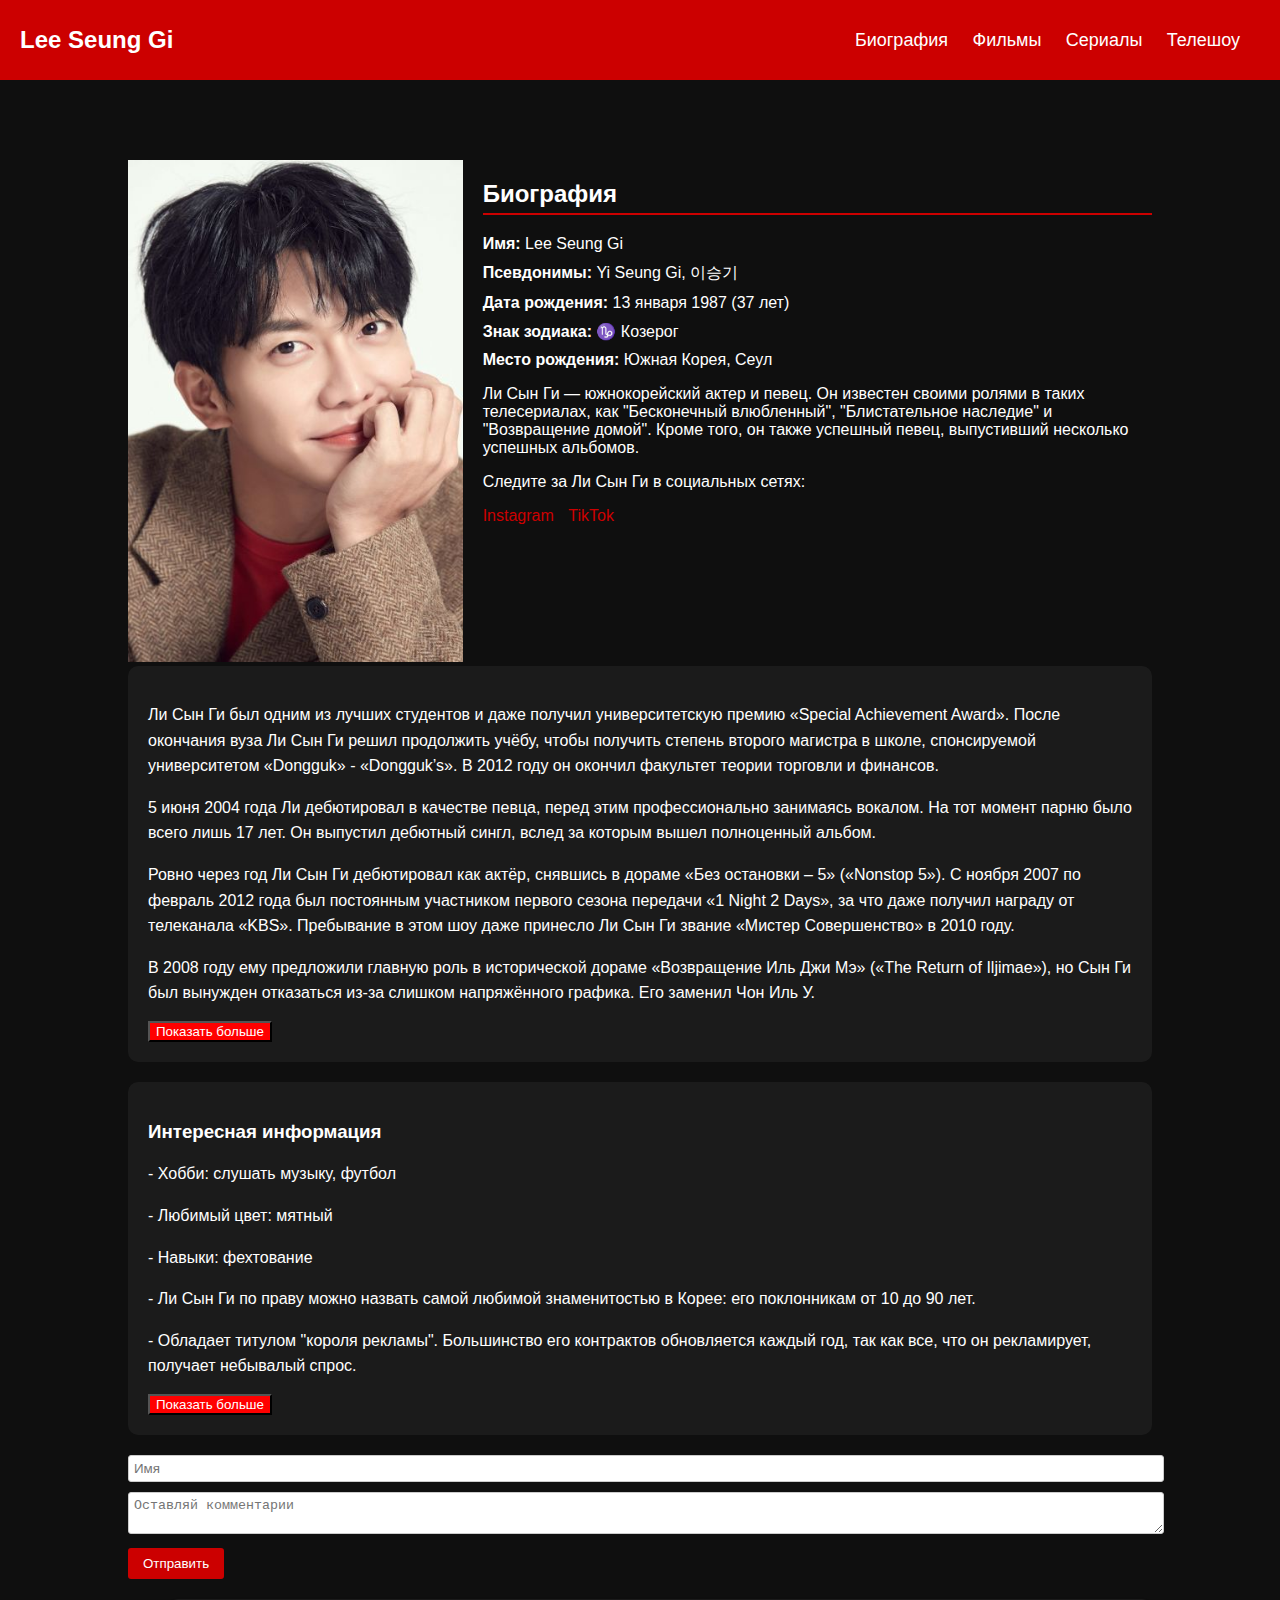
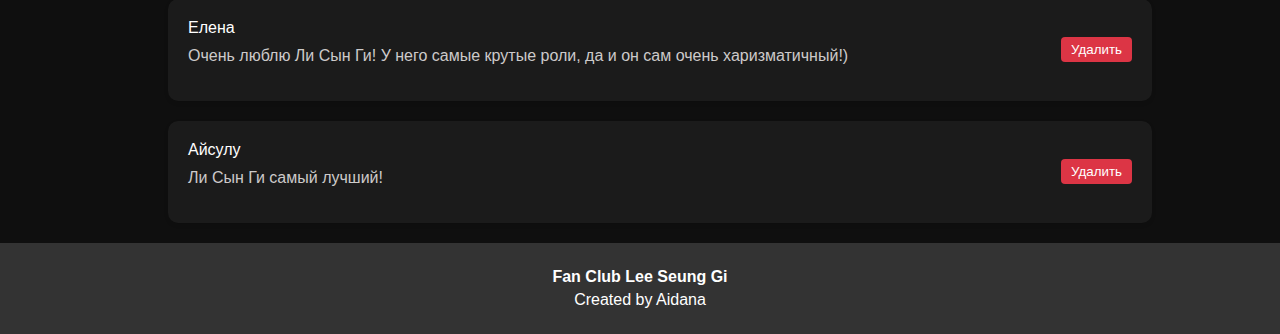
<file: index.html>
<!DOCTYPE html>
<html lang="en">

<head>
    <meta charset="UTF-8">
    <meta name="viewport" content="width=device-width, initial-scale=1.0">
    <link rel="stylesheet" href="css/style.css">
    <title>Document</title>
</head>

<body>

    <header >
        <div class="logo">
            <h1>Lee Seung Gi</h1>
        </div>
        <nav>
            <ul>
                <li><a href="index.html">Биография</a></li>
                <li><a href="movies.html">Фильмы</a></li>
                <li><a href="series.html">Сериалы</a></li>
                <li><a href="shows.html">Телешоу</a></li>
            </ul>
        </nav>
    </header>

    <div class="container">
        <section class="profile">
            <div class="profile-image">
                <img src="img/lee_seung_ki_ava.jpg" alt="Ли Сын Ги (Lee Seung Ki)">
            </div>
            <div class="profile-info">
                <h2>Биография</h2>
                <ul>
                    <li><strong>Имя:</strong> Lee Seung Gi</li>
                    <li><strong>Псевдонимы:</strong> Yi Seung Gi, 이승기</li>
                    <li><strong>Дата рождения:</strong> 13 января 1987 (37 лет)</li>
                    <li><strong>Знак зодиака:</strong> ♑ Козерог</li>
                    <li><strong>Место рождения:</strong> Южная Корея, Сеул</li>
                </ul>
                <p>Ли Сын Ги — южнокорейский актер и певец. Он известен своими ролями в таких телесериалах, как
                    "Бесконечный влюбленный", "Блистательное наследие" и "Возвращение домой". Кроме того, он также
                    успешный певец, выпустивший несколько успешных альбомов.</p>
                <p>Следите за Ли Сын Ги в социальных сетях:</p>
                <ul class="social-links">
                    <li><a href="https://www.instagram.com/leeseunggi.official" target="_blank">Instagram</a></li>
                    <li><a href="https://www.tiktok.com/@lsgtiktok" target="_blank">TikTok</a></li>
                </ul>
            </div>
        </section>

        <div class="text-container">
            <p>Ли Сын Ги был одним из лучших студентов и даже получил университетскую премию «Special Achievement Award». После окончания вуза Ли Сын Ги решил продолжить учёбу, чтобы получить степень второго магистра в школе, спонсируемой университетом «Dongguk» - «Dongguk’s». В 2012 году он окончил факультет теории торговли и финансов.</p>
            <p>5 июня 2004 года Ли дебютировал в качестве певца, перед этим профессионально занимаясь вокалом. На тот момент парню было всего лишь 17 лет. Он выпустил дебютный сингл, вслед за которым вышел полноценный альбом.</p>
            <p>Ровно через год Ли Сын Ги дебютировал как актёр, снявшись в дораме «Без остановки – 5» («Nonstop 5»). С ноября 2007 по февраль 2012 года был постоянным участником первого сезона передачи «1 Night 2 Days», за что даже получил награду от телеканала «KBS». Пребывание в этом шоу даже принесло Ли Сын Ги звание «Мистер Совершенство» в 2010 году.</p>
            <p>В 2008 году ему предложили главную роль в исторической дораме «Возвращение Иль Джи Мэ» («The Return of Iljimae»), но Сын Ги был вынужден отказаться из-за слишком напряжённого графика. Его заменил Чон Иль У.</p>
            <p id="more-text">В 2009 году актёр отправился на прослушивание для съёмок в сериале «Великолепное наследие» («Shining Inheritance»), и успешно прошёл его. Ли Сын Ги досталась главная роль. В этом проекте он сотрудничал с такими актрисами, как Хан Хёджу и Мун Чэвон. Дорама заняла первое место в зрительском голосовании, держа эту позицию в течение десяти недель, и получила оценку в 47,1%. После участия в этом проекте Ли Сынги получил признание от зрителей и кинокритиков. 
                <br> В октябре 2009 года Ли Сын Ги стал работать телеведущим передачи «Strong Heart» вместе с Кан Ходоном, который является одним из самых лучших и популярных ведущих в Корее. В итоге тв-шоу было признано «Лучшей программой» в 2009 году, а Сын Ги получил премию «Neitzens». 
                <br> После того, как Кан Ходон покинул передачу в сентябре 2011 года, Ли взял на себя полную ответственность и стал главным ведущим. В марте 2012 года актёр объявил об уходе из «Strong Heart», так как ему нужно было сосредоточиться на певческой карьере. Последний эпизод с Ли Сын Ги был снят 15 марта, а вышел в эфир 3 апреля. 
                <br> Затем артист начал работать в дораме «Моя девушка - Кумихо» («My girlfriend is Kumiho»), сотрудничая с актрисой Шин Миной. В 2012 году снялся в сериале «Король двух сердец» («King 2 Hearts») вместе с Ха Дживон. 
                <br> 6 марта 2012 года Сын Ги дебютировал в Японии в качестве исполнителя, выпустив первый японский альбом – «Time for love», который впоследствии занял первое место в японском чарте «Oricon». 23 июня 2012 года Ли Сын Ги был одним из факелоносцев на Олимпийских играх в Лондоне. Он нёс факел с улицы Rochdale Startford до авеню Manchester Road. 
                <br> В октябре 2012 года Ли объявил, что его утвердили на главную роль в фантастической исторической дораме «Книга семьи Гу» («Nine family's Book»), которая вышла на экраны в апреле 2013 года. 
                <br> В 2014 году стало известно, что Ли Сын Ги сыграет очень умного детектива в сериале «Вы окружены» («You're All Surrounded»). В проекте рассказывается история о детективах-новичках, которые начинают работать в полицейском участке в районе Каннам в Сеуле. За эту роль Сын Ги получил много комплиментов от кинокритиков за детальное выражение эмоций персонажа.
                <br>1 января 2014 года было объявлено, что Ли Сын Ги встречается с участницей группы «SNSD» Им Юной. Агентства артистов официально подтвердили факт отношений, однако уже в августе 2015 года пара распалась. Молодые люди остались друзьями.
                <br>18 июля, после окончания съёмок проекта «Все окружены», агентство актёра объявило, что он будет сниматься в фильме «Сегодняшняя любовь» («Love Forecast»). Эта лента стала первой в актёрской карьере Ли Сын Ги, где он сыграл главную роль.
                <br>20 июля 2015 года Ли подтвердил, что исполнит главную роль в историческом фильме «Брачная гармония» («Marital Harmony»), где также снялась актриса Шим Ынкён. Съёмки проекта начались 9 сентября. 
                <br>1 февраля 2016 года артист был зачислен на обязательную военную службу в учебный центр, находящийся в Чхунчхон-Намдо. Ли проходил базовую подготовку в течение пяти недель. Предположительно, он будет демобилизован 31 октября 2017 года. 
                <br>Будучи популярным и универсальным артистом с чистым и позитивным имиджем, Ли Сын Ги признан одним из самых красивых коммерческих моделей среди мужчин в Южной Корее. Он рекламирует широкий спектр продуктов и услуг, среди них банковские услуги «KB Group», марка одежды «Heritory», продукты питания «Pizza Hut» и бытовая электроника «Samsung Zipel».
                <br>Ли состоит в отношениях с актрисой Ли Да Ин с конца 2020 года. 7 февраля 2023 года Ли объявил о своей помолвке в письмах, опубликованных в его аккаунтах в социальных сетях. Они поженились 7 апреля 2023 года в отеле Grand InterContinental Seoul Parnas в присутствии друзей и семьи. 
                <br>1 июня 2021 года он покинул Hook Entertainment и основал собственное агентство Human Made, состоящее из одного человека.
                <br>В 2022 году за драмму KBS "The Law Cafe" вместе с Ли Се Ён завоевал награду в категории "Лучшая пара". 
                <br>5 февраля 2024 г. у Ли Сын Ги родилась дочь.
                <br>Награды и достижения:
                <br>2004 - Seoul Music Awards: Best Newcomer
                <br>2004 - 15th Seoul Music Awards: Best Newcomer (Because You're My Girl)
                <br>2004 - M.net KM Music Festival: Best New Male Artist (Because You're My Girl)
                <br>2004 - MBC Best 10 Singers Music Festival: Best Newcomer (Because You're My Girl)
                <br>2004 - MBC Entertainment Awards: Special Singer Award (Because You're My Girl)
                <br>2004 - SBS Music Awards: Best Newcomer (Because You're My Girl)
                <br>2006 - Korea Best Dresser Awards: Singer Award
                <br>2006 - M.net KM Music Festival: Best Ballad Performance (Words That Are Hard To Say)
                <br>2006 - SBS Music Awards: Bonsang Award (Words That Are Hard To Say)
                <br>2007 - M.net KM Music Festival: Best Male Artist (White Lie)
                <br>2008 - KBS Entertainment Awards: Best Popular Award (1 ночь и 2 дня)
                <br>2008 - Korea Entertainment Arts Awards: Best Male Singer (Ballad)
                <br>2009 - Golden Disk Awards: Digital Single Bonsang Award (Will You Marry Me)
                <br>2009 - Korea Advertiser Awards: Model of the Year
                <br>2009 - Mnet 20's Choice Awards: Hot Male Drama Star (Великолепное наследие)
                <br>2009 - SBS Drama Awards: Male Lead Award - Special Planning Drama (Великолепное наследие)
                <br>2009 - SBS Drama Awards: Лучшая пара с Хан Хё Чжу (Великолепное наследие)
                <br>2009 - SBS Drama Awards: Топ 10 Звезд (Великолепное наследие)
                <br>2009 - SBS Entertainment Awards: Best Popular Award (Сильное сердце)
                <br>2010 - 46th Baeksang Arts Awards: Most Popular Actor - TV category (Великолепное наследие)
                <br>2010 - Golden Disk Awards: Digital Single Bonsang Award
                <br>2010 - Korea Advertiser Awards: Модель года
                <br>2010 - Korean Ministry of Culture, Sports, and Tourism: Hallyu Merit Award
                <br>2010 - MelOn Music Awards: Special OST Award
                <br>2010 - MelOn Music Awards: Top 10 Artists Award
                <br>2010 - SBS Drama Awards: Excellence Actor Award - Drama Special (Моя девушка - Кумихо)
                <br>2010 - SBS Entertainment Awards: Top Excellence MC Award (Сильное сердце)
                <br>2010 - KBS Entertainment Awards: Top Excellence MC Award (1 ночь и 2 дня)
                <br>2010 - SBS Drama Awards: Top Ten Stars Award (Моя девушка - Кумихо)
                <br>2010 - SBS Drama Awards: Лучшая пара с Шин Миной (Моя девушка - Кумихо)
                <br>2010 - SBS Entertainment Awards: Netizens' Popularity Award (Сильное сердце)
                <br>2010 - Seoul International Drama Awards: Netizens' Popularity Award (Korea) (Великолепное наследие)
                <br>2011 - 8th Asia Song Festival Korea’s Representative: Best Singer of Asia Award
                <br>2011 - KBS Entertainment Awards: Grand Award with 1 Night 2 Days team (1 ночь и 2 дня)
                <br>2011 - Savings' Day: President Citation
                <br>2011 - SBS Entertainment Awards: Netizens' Popularity Award (Сильное сердце)
                <br>2011 - SBS Entertainment Awards: Top Excellence MC Award - Talk Show Division (Сильное сердце)
                <br>2012 - 1st Gaon Chart K-Pop Awards: Singer of the Year Award (Time for Love) (#1 in October 2011)
                <br>2012 - 21st Seoul Music Awards: Bonsang Award & Popularity Award (Aren't We Friends)
                <br>2013 - 22nd Seoul Music Awards: Bonsang Award & Popularity Award
                <br>2013 - 2nd Gaon Chart K-Pop Awards: Singer of the Year Award (Return) (#1 in December 2012)
                <br>2013 - MBC Drama Awards: Most Popular Actor Award (Книга семьи Гу)
                <br>2013 - MBC Drama Awards: Top Excellence Actor Award - Miniseries (Книга семьи Гу)
                <br>2013 - MBC Drama Awards: Лучшая пара с Bae Suzy (Книга семьи Гу)
                <br>2013 - Mnet Asian Music Awards: Best Vocal Performance – Male (Return)
                <br>2014 - 2nd Asia Rainbow TV Awards: Outstanding Leading Actor (Книга семьи Гу)
                <br>2014 - 5th Korean Popular Culture and Arts Award: Minister of Culture, Sports, and Tourism Commendation
                <br>2014 - 7th Seoul Senior Film Festival: Best-Mannered Young Actor
                <br>2015 - Korean Film Actor's Guild Award: Popularity Award
                <br>2017 - 2nd Asia Artist Awards: Best Welcome Award
                <br>2018 - 3rd Asia Artist Awards: Best Popular Award - Television / Film
                <br>2018 - 3rd Asia Artist Awards: Artist of the Year - Television / Film
                <br>2022 - KBS "The Law Cafe" (Лучшая пара)</p>
            <button class="red-button" onclick="showMore()">Показать больше</button>
        </div>

        <div class="text-container">
            <h3>Интересная информация</h3>
            <p>- Хобби: слушать музыку, футбол</p>
            <p>- Любимый цвет: мятный</p>
            <p>- Навыки: фехтование</p>
            <p>- Ли Сын Ги по праву можно назвать самой любимой знаменитостью в Корее: его поклонникам от 10 до 90 лет.</p>
            <p>- Обладает титулом "короля рекламы". Большинство его контрактов обновляется каждый год, так как все, что он рекламирует, получает небывалый спрос.</p>
            <p id="more-text2">- Его называют multi-talented entertainer, поскольку все, за что он берется, оборачивается успехом: он популярный певец, отличный актер, король рекламы и подающий самый большие надежды МС.
                <br>- На разговорном уровне владеет японским и английским языками, может читать по-китайски.
                <br>- Одно из его прозвищ "heodung", что можно дословно перевести как "пустоголовый". Это прозвище он получил на съемках 1N2D от своих партнеров по передаче. Несмотря на свой ум, иногда он демонстрирует уморительные черты своего характера.
                <br>- Очень аккуратный. Он моет голову каждый вечер, даже если нет горячей воды, чистит зубы и моет лицо по 10 минут.
                <br>- Любит готовить. Хотя его друзья не очень признают его талант к готовке, он все еще не бросает усилий стать хорошим поваром.
                <br>- Ли Сын Ги и не думал становиться певцом, он хотел стать архитектором или предпринимателем.
                <br>- Дважды становился президентом своего класса, в средней и старшей школе. Он показывал хорошие успехи в спорте и учебе. Сын Ги до сих пор общается со многими своими школьными друзьями.
                <br>- Он успешно получил сертификат психолога-консультанта по детской психиатрии, когда готовился к участию в шоу Little Forest.
                <br>- Ли вызвался добровольцем и прошел обучение, не необходимое для рядовых и административных солдат, включая обучение парашютному спорту, в ходе которого он преуспел в учениях по спуску с парашютом, проведенных на высоте 730 метров над землей. Другие дополнительные тренировки включают крав-мага 1-го уровня и марш на длинные дистанции в 10 километров (около 6,21 мили), где он входил в 10% лучших из 1000 марафонцев в составе бригады «Черная пантера» (которая была переименована в подразделение по обезглавливанию под названием 13-я бригада специального назначения (1 декабря 2017 г.), задачей которого было уничтожение северокорейских лидеров в случае начала войны между двумя странами).</p>
            <button class="red-button" onclick="showMore2()">Показать больше</button>
        </div>

       

            <form id="commentForm">
                <input type="text" id="name" name="name" placeholder="Имя"><br>
                <textarea id="comment" name="comment" placeholder="Оставляй комментарии"></textarea><br>
                <button type="submit">Отправить</button>
            </form>
            <div class="comment-block">
                <ul id="commentsList">
                    <li class="comment">
                        <div class="comment-content">
                            Елена
                            <p>Очень люблю Ли Сын Ги! У него самые крутые роли, да и он сам очень харизматичный!)</p>
                        </div>
                        <button class="delete-btn">Удалить</button>
                    </li>

                    <li class="comment">
                        <div class="comment-content">
                            Айсулу
                            <p>Ли Сын Ги самый лучший!</p>
                        </div>
                        <button class="delete-btn">Удалить</button>
                    </li>
                </ul>
            </div>
            
    
        
    </div>

    <footer>
        <p>Fan Club Lee Seung Gi</p>
        <p>Created by Aidana</p>
    </footer>
    <script src="js/main.js"></script>

</body>

</html>
</file>
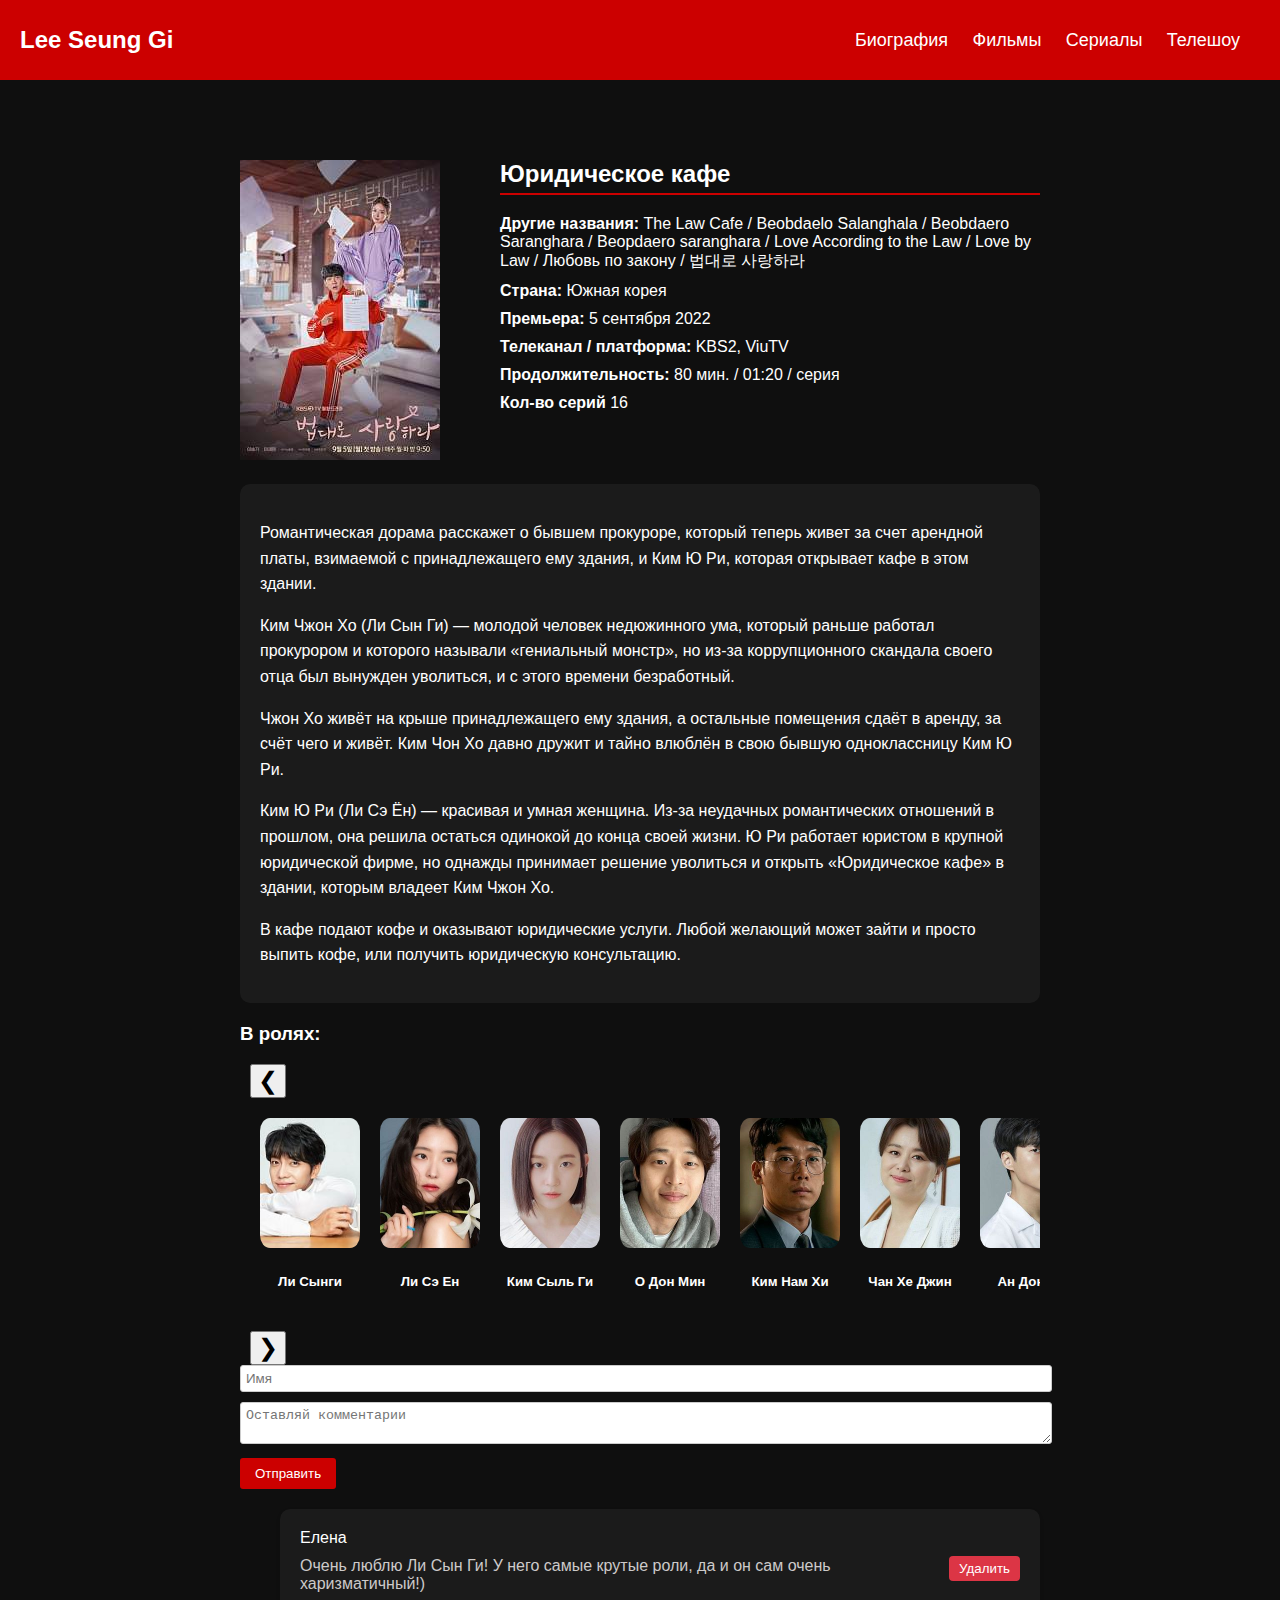
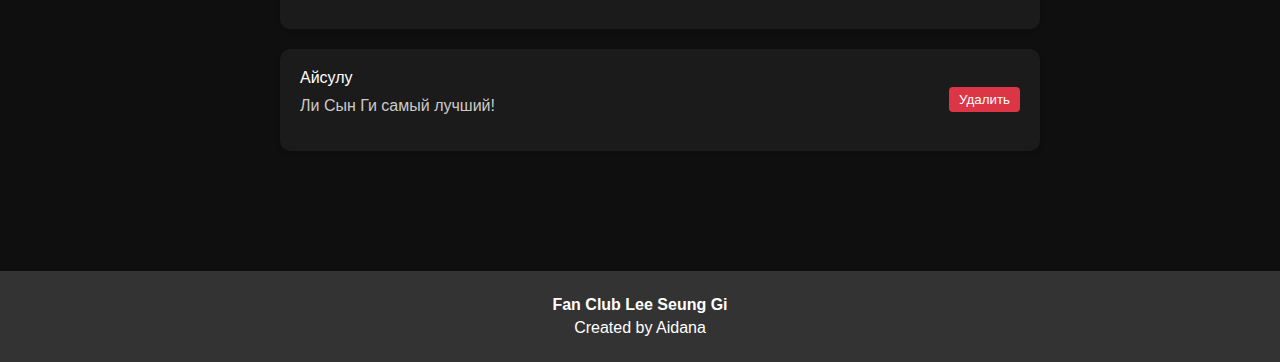
<file: dorama1.html>
<!DOCTYPE html>
<html lang="en">
<head>
    <meta charset="UTF-8">
    <meta name="viewport" content="width=device-width, initial-scale=1.0">
    <link rel="stylesheet" href="css/dorama.css">
    <link rel="stylesheet" href="css/style.css">
    <title>Document</title>
</head>
<body>

    <header>
        <div class="logo">
            <h1>Lee Seung Gi</h1>
        </div>
        <nav>
            <ul>
                <li><a href="index.html">Биография</a></li>
                <li><a href="movies.html">Фильмы</a></li>
                <li><a href="series.html">Сериалы</a></li>
                <li><a href="shows.html">Телешоу</a></li>
            </ul>
        </nav>
    </header>


    <div class="container">
        <section class="series">
            <div class="series-image">
                <img src="img/yuridicheskoe_kafe_462632.jpg" alt="Ли Сын Ги (Lee Seung Ki)">
            </div>
            <div class="series-info">
                <h2>Юридическое кафе</h2>
                <ul>
                    <li><strong>Другие названия:</strong> The Law Cafe / Beobdaelo Salanghala / Beobdaero Saranghara / Beopdaero saranghara / Love According to the Law / Love by Law / Любовь по закону / 법대로 사랑하라</li>
                    <li><strong>Страна:</strong> Южная корея</li>
                    <li><strong>Премьера:</strong> 5 сентября 2022</li>
                    <li><strong>Телеканал / платформа:</strong> KBS2, ViuTV</li> 
                    <li><strong>Продолжительность:</strong> 80 мин. / 01:20 / серия</li>
                    <li><strong>Кол-во серий</strong> 16</li>
                </ul>
            </div>
        </section>

        <div class="text-container">
            <p>Романтическая дорама расскажет о бывшем прокуроре, который теперь живет за счет арендной платы, взимаемой с принадлежащего ему здания, и Ким Ю Ри, которая открывает кафе в этом здании.</p>
            <p>Ким Чжон Хо (Ли Сын Ги) — молодой человек недюжинного ума, который раньше работал прокурором и которого называли «гениальный монстр», но из-за коррупционного скандала своего отца был вынужден уволиться, и с этого времени безработный.</p>
            <p>Чжон Хо живёт на крыше принадлежащего ему здания, а остальные помещения сдаёт в аренду, за счёт чего и живёт. Ким Чон Хо давно дружит и тайно влюблён в свою бывшую одноклассницу Ким Ю Ри.</p>
            <p>Ким Ю Ри (Ли Сэ Ён) — красивая и умная женщина. Из-за неудачных романтических отношений в прошлом, она решила остаться одинокой до конца своей жизни. Ю Ри работает юристом в крупной юридической фирме, но однажды принимает решение уволиться и открыть «Юридическое кафе» в здании, которым владеет Ким Чжон Хо.</p>
            <p>В кафе подают кофе и оказывают юридические услуги. Любой желающий может зайти и просто выпить кофе, или получить юридическую консультацию.</p>
        </div>

        <h3>В ролях:</h3>

        <button class="scroll-btn" id="prev-btn">&#10094;</button>
        <div class="actor-container">
            <div class="actor">
                <img src="img/lee_seung_ki_foto1.jpg" alt="Actor 1">
                <h5>Ли Сынги</h5>
            </div>
            <div class="actor">
                <img src="img/lee_se_young_541127.jpg" alt="Actor 2">
                <h5>Ли Сэ Ен</h5>
            </div>

            <div class="actor">
                <img src="img/kim_seul_gi_222121.jpg" alt="Actor 2">
                <h5>Ким Сыль Ги</h5>
            </div>
            <div class="actor">
                <img src="img/oh_dong_min_1986_866779.jpg" alt="Actor 2">
                <h5>О Дон Мин</h5>
            </div>
            <div class="actor">
                <img src="img/kim_nam_hee_1986_660523.jpg" alt="Actor 2">
                <h5>Ким Нам Хи</h5>
            </div>
            <div class="actor">
                <img src="img/jang_hye_jin_1975_70260.jpg" alt="Actor 2">
                <h5>Чан Хе Джин</h5>
            </div>
            <div class="actor">
                <img src="img/ahn_dong_goo_1993_141663.jpg" alt="Actor 2">
                <h5>Ан Дон Гу</h5>
            </div>
            <div class="actor">
                <img src="img/kim_do_hoon_1998_750555.jpg" alt="Actor 2">
                <h5>Ким До Хун</h5>
            </div>
            <div class="actor">
                <img src="img/jo_han_chul_61385 (1).jpg" alt="Actor 2">
                <h5>Чо Хан Чхоль</h5>
            </div>
    </div>
    <button class="scroll-btn" id="next-btn">&#10095;</button>


    <form id="commentForm">
        <input type="text" id="name" name="name" placeholder="Имя"><br>
        <textarea id="comment" name="comment" placeholder="Оставляй комментарии"></textarea><br>
        <button type="submit">Отправить</button>
    </form>
    <div class="comment-block">
        <ul id="commentsList">
            <li class="comment">
                <div class="comment-content">
                    Елена
                    <p>Очень люблю Ли Сын Ги! У него самые крутые роли, да и он сам очень харизматичный!)</p>
                </div>
                <button class="delete-btn">Удалить</button>
            </li>

            <li class="comment">
                <div class="comment-content">
                    Айсулу
                    <p>Ли Сын Ги самый лучший!</p>
                </div>
                <button class="delete-btn">Удалить</button>
            </li>
        </ul>
    </div>
    </div>

    <script src="js/main.js"></script>


    <footer>
        <p>Fan Club Lee Seung Gi</p>
        <p>Created by Aidana</p>
    </footer>
</body>
</html>
</file>
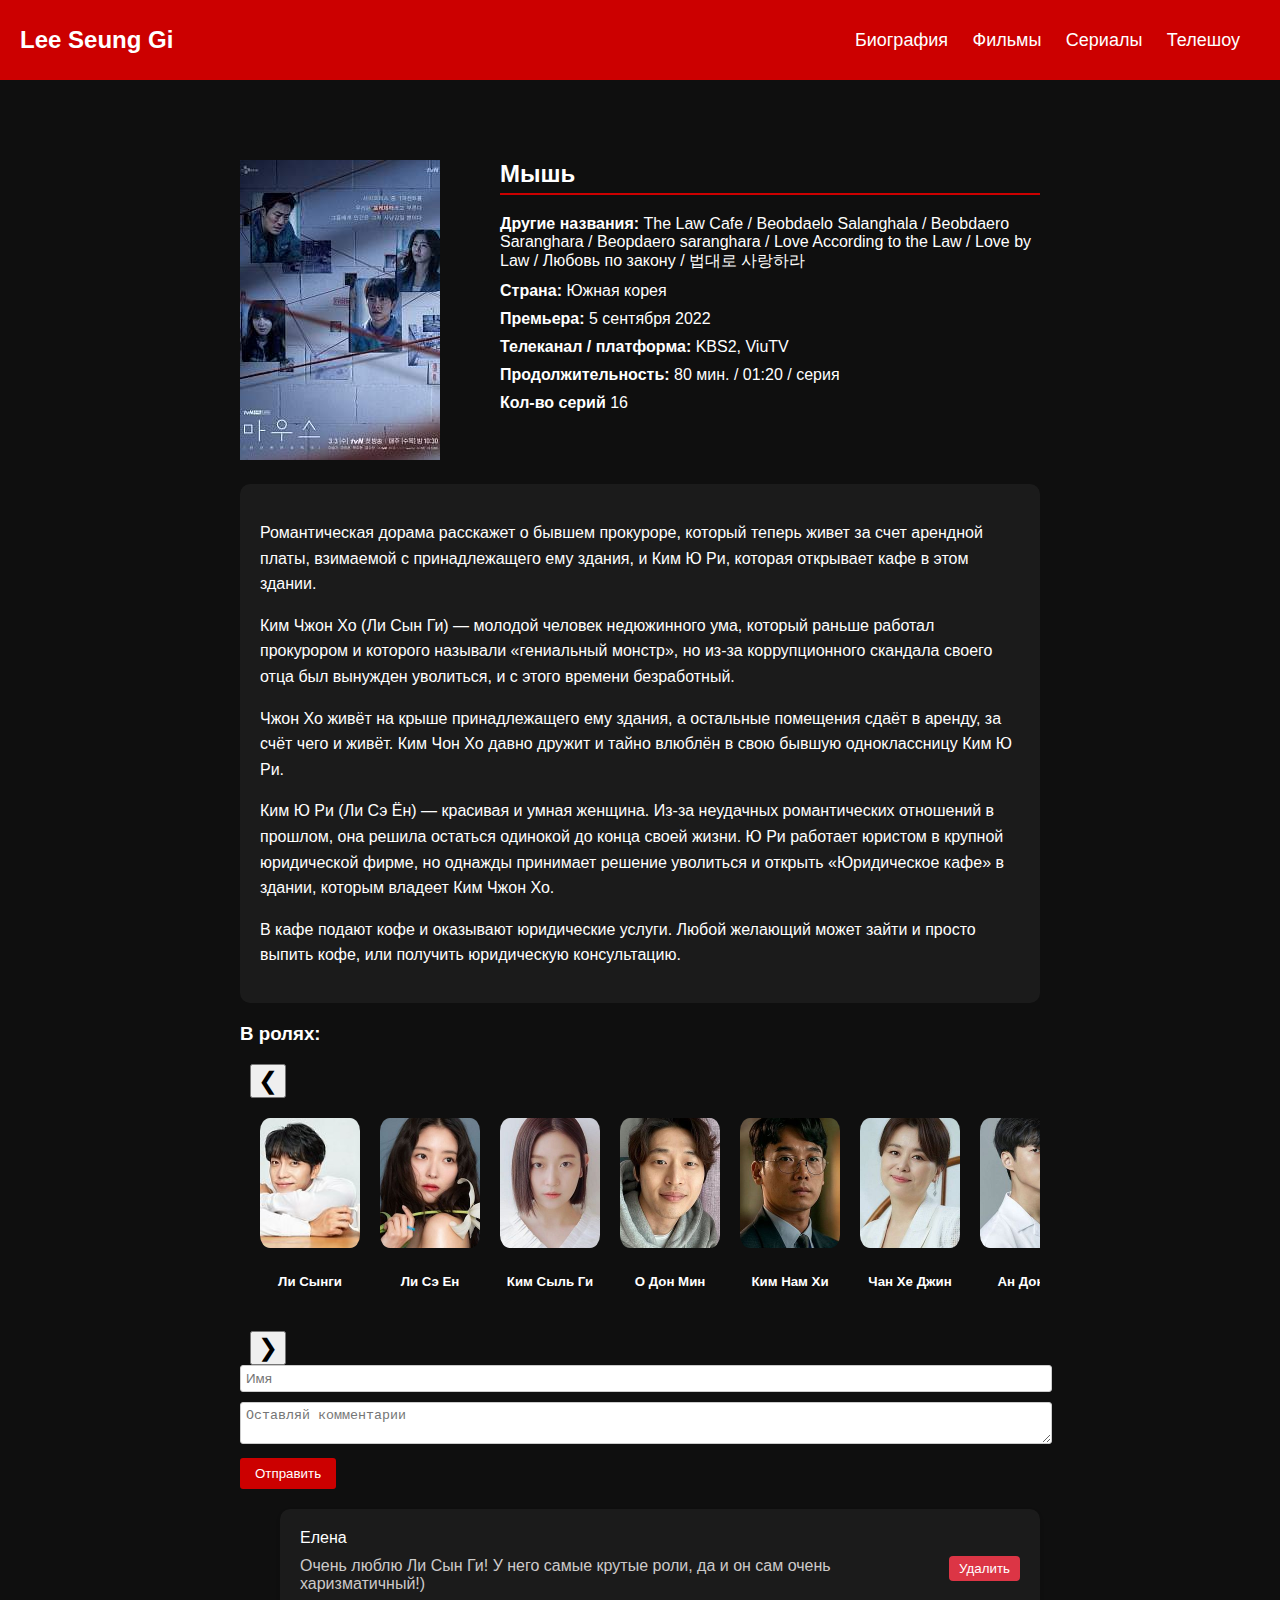
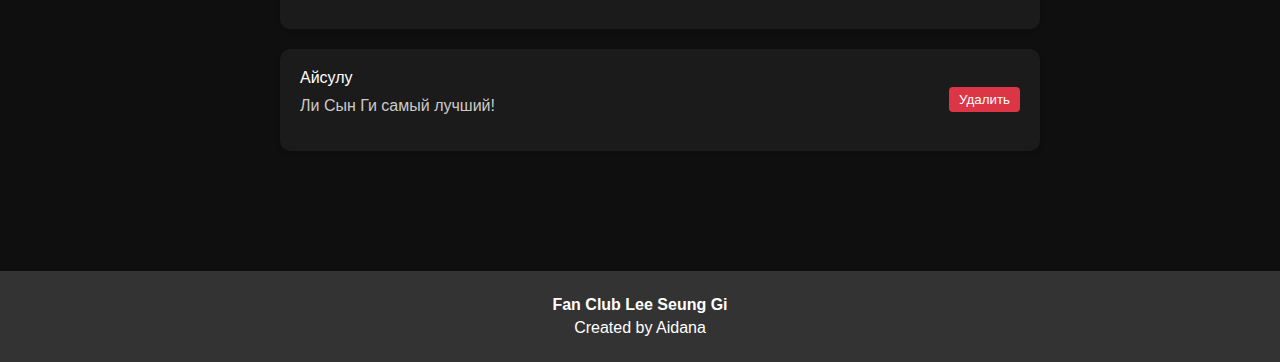
<file: dorama2.html>
<!DOCTYPE html>
<html lang="en">
<head>
    <meta charset="UTF-8">
    <meta name="viewport" content="width=device-width, initial-scale=1.0">
    <link rel="stylesheet" href="css/dorama.css">
    <link rel="stylesheet" href="css/style.css">
    <title>Document</title>
</head>
<body>

    <header>
        <div class="logo">
            <h1>Lee Seung Gi</h1>
        </div>
        <nav>
            <ul>
                <li><a href="index.html">Биография</a></li>
                <li><a href="movies.html">Фильмы</a></li>
                <li><a href="series.html">Сериалы</a></li>
                <li><a href="shows.html">Телешоу</a></li>
            </ul>
        </nav>
    </header>


    <div class="container">
        <section class="series">
            <div class="series-image">
                <img src="img/mysh_117456.jpg" alt="Ли Сын Ги (Lee Seung Ki)">
            </div>
            <div class="series-info">
                <h2>Мышь</h2>
                <ul>
                    <li><strong>Другие названия:</strong> The Law Cafe / Beobdaelo Salanghala / Beobdaero Saranghara / Beopdaero saranghara / Love According to the Law / Love by Law / Любовь по закону / 법대로 사랑하라</li>
                    <li><strong>Страна:</strong> Южная корея</li>
                    <li><strong>Премьера:</strong> 5 сентября 2022</li>
                    <li><strong>Телеканал / платформа:</strong> KBS2, ViuTV</li> 
                    <li><strong>Продолжительность:</strong> 80 мин. / 01:20 / серия</li>
                    <li><strong>Кол-во серий</strong> 16</li>
                </ul>
            </div>
        </section>

        <div class="text-container">
            <p>Романтическая дорама расскажет о бывшем прокуроре, который теперь живет за счет арендной платы, взимаемой с принадлежащего ему здания, и Ким Ю Ри, которая открывает кафе в этом здании.</p>
            <p>Ким Чжон Хо (Ли Сын Ги) — молодой человек недюжинного ума, который раньше работал прокурором и которого называли «гениальный монстр», но из-за коррупционного скандала своего отца был вынужден уволиться, и с этого времени безработный.</p>
            <p>Чжон Хо живёт на крыше принадлежащего ему здания, а остальные помещения сдаёт в аренду, за счёт чего и живёт. Ким Чон Хо давно дружит и тайно влюблён в свою бывшую одноклассницу Ким Ю Ри.</p>
            <p>Ким Ю Ри (Ли Сэ Ён) — красивая и умная женщина. Из-за неудачных романтических отношений в прошлом, она решила остаться одинокой до конца своей жизни. Ю Ри работает юристом в крупной юридической фирме, но однажды принимает решение уволиться и открыть «Юридическое кафе» в здании, которым владеет Ким Чжон Хо.</p>
            <p>В кафе подают кофе и оказывают юридические услуги. Любой желающий может зайти и просто выпить кофе, или получить юридическую консультацию.</p>
        </div>

        <h3>В ролях:</h3>

        <button class="scroll-btn" id="prev-btn">&#10094;</button>
        <div class="actor-container">
            <div class="actor">
                <img src="img/lee_seung_ki_foto1.jpg" alt="Actor 1">
                <h5>Ли Сынги</h5>
            </div>
            <div class="actor">
                <img src="img/lee_se_young_541127.jpg" alt="Actor 2">
                <h5>Ли Сэ Ен</h5>
            </div>

            <div class="actor">
                <img src="img/kim_seul_gi_222121.jpg" alt="Actor 2">
                <h5>Ким Сыль Ги</h5>
            </div>
            <div class="actor">
                <img src="img/oh_dong_min_1986_866779.jpg" alt="Actor 2">
                <h5>О Дон Мин</h5>
            </div>
            <div class="actor">
                <img src="img/kim_nam_hee_1986_660523.jpg" alt="Actor 2">
                <h5>Ким Нам Хи</h5>
            </div>
            <div class="actor">
                <img src="img/jang_hye_jin_1975_70260.jpg" alt="Actor 2">
                <h5>Чан Хе Джин</h5>
            </div>
            <div class="actor">
                <img src="img/ahn_dong_goo_1993_141663.jpg" alt="Actor 2">
                <h5>Ан Дон Гу</h5>
            </div>
            <div class="actor">
                <img src="img/kim_do_hoon_1998_750555.jpg" alt="Actor 2">
                <h5>Ким До Хун</h5>
            </div>
            <div class="actor">
                <img src="img/jo_han_chul_61385 (1).jpg" alt="Actor 2">
                <h5>Чо Хан Чхоль</h5>
            </div>
    </div>
    <button class="scroll-btn" id="next-btn">&#10095;</button>


    <form id="commentForm">
        <input type="text" id="name" name="name" placeholder="Имя"><br>
        <textarea id="comment" name="comment" placeholder="Оставляй комментарии"></textarea><br>
        <button type="submit">Отправить</button>
    </form>
    <div class="comment-block">
        <ul id="commentsList">
            <li class="comment">
                <div class="comment-content">
                    Елена
                    <p>Очень люблю Ли Сын Ги! У него самые крутые роли, да и он сам очень харизматичный!)</p>
                </div>
                <button class="delete-btn">Удалить</button>
            </li>

            <li class="comment">
                <div class="comment-content">
                    Айсулу
                    <p>Ли Сын Ги самый лучший!</p>
                </div>
                <button class="delete-btn">Удалить</button>
            </li>
        </ul>
    </div>
    </div>

    <script src="js/main.js"></script>


    <footer>
        <p>Fan Club Lee Seung Gi</p>
        <p>Created by Aidana</p>
    </footer>
</body>
</html>
</file>
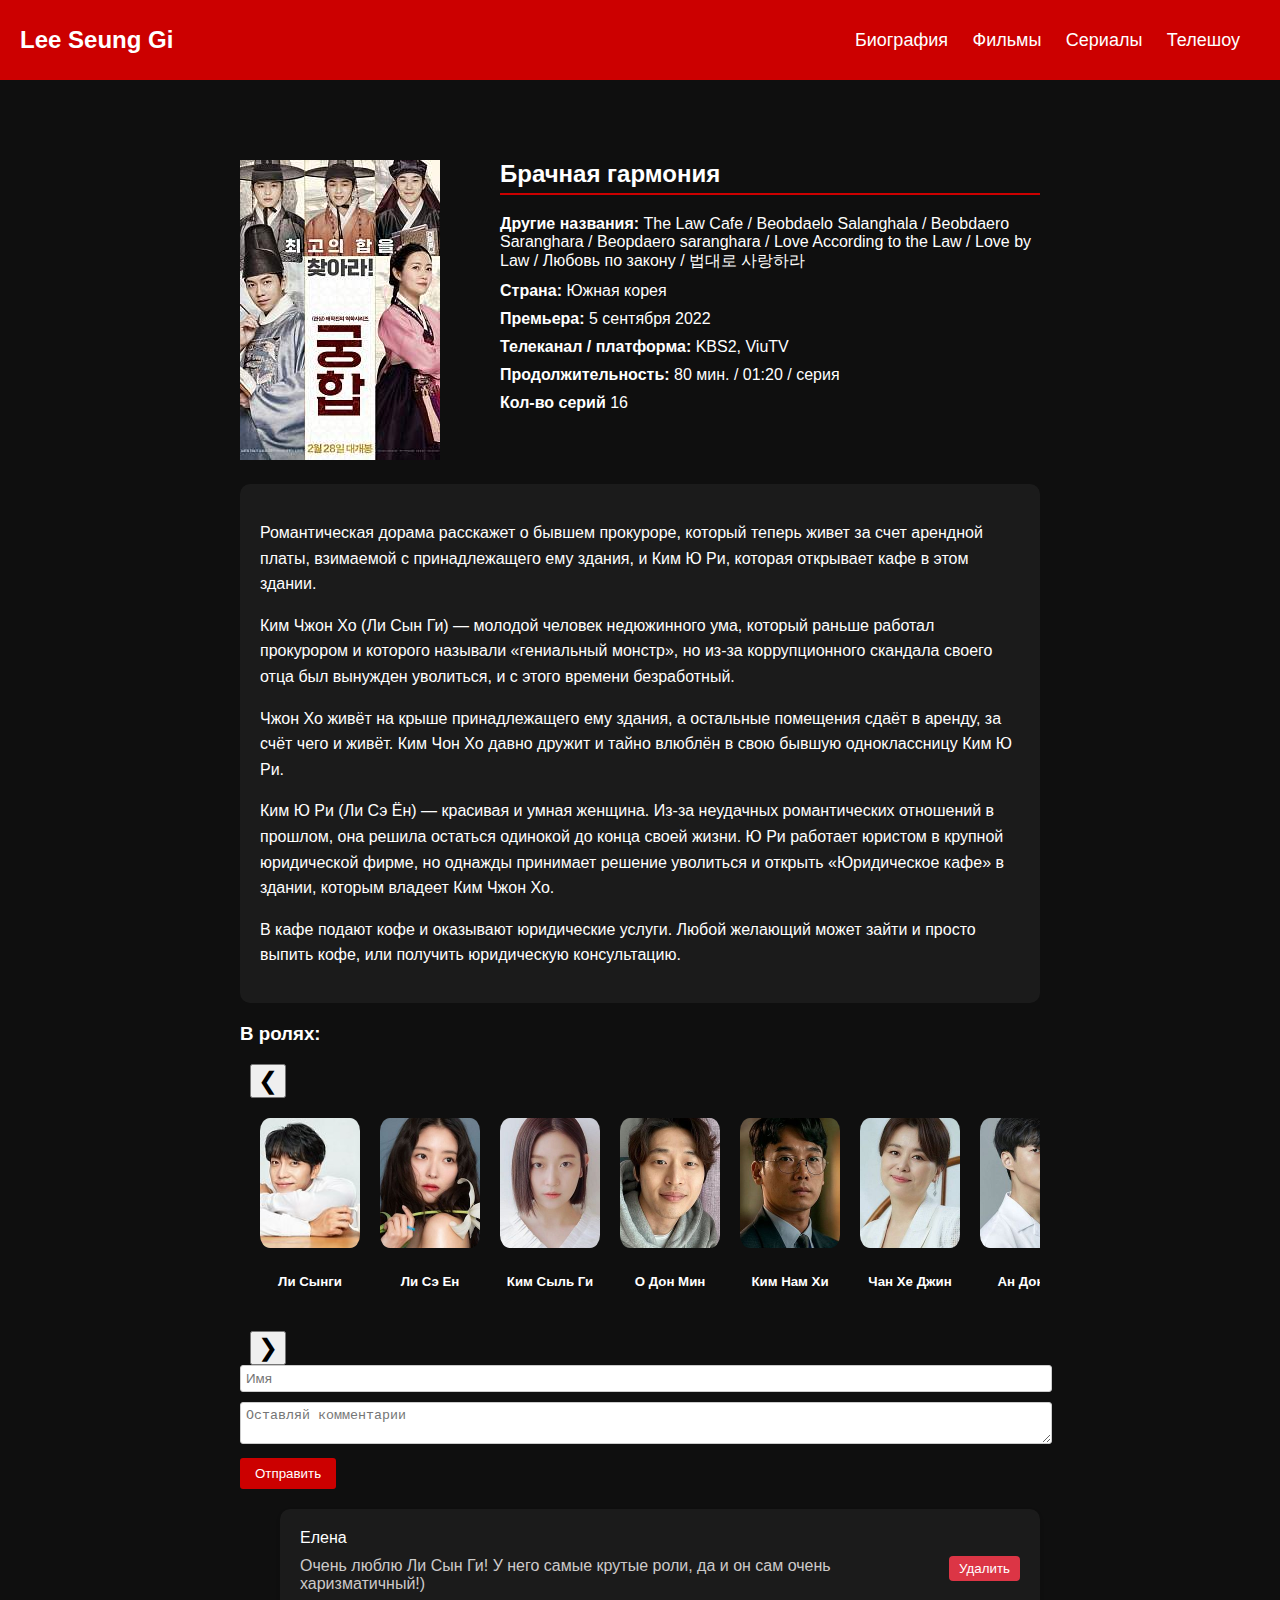
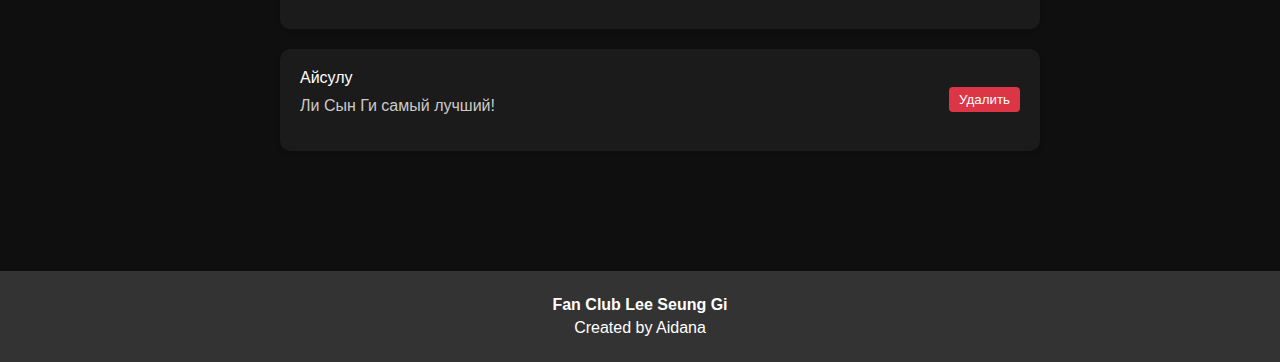
<file: movie1.html>
<!DOCTYPE html>
<html lang="en">
<head>
    <meta charset="UTF-8">
    <meta name="viewport" content="width=device-width, initial-scale=1.0">
    <link rel="stylesheet" href="css/dorama.css">
    <link rel="stylesheet" href="css/style.css">
    <title>Document</title>
</head>
<body>

    <header>
        <div class="logo">
            <h1>Lee Seung Gi</h1>
        </div>
        <nav>
            <ul>
                <li><a href="index.html">Биография</a></li>
                <li><a href="movies.html">Фильмы</a></li>
                <li><a href="series.html">Сериалы</a></li>
                <li><a href="shows.html">Телешоу</a></li>
            </ul>
        </nav>
    </header>


    <div class="container">
        <section class="series">
            <div class="series-image">
                <img src="img/the_princess_and_the_matchmaker_first_461.jpg" alt="Ли Сын Ги (Lee Seung Ki)">
            </div>
            <div class="series-info">
                <h2>Брачная гармония</h2>
                <ul>
                    <li><strong>Другие названия:</strong> The Law Cafe / Beobdaelo Salanghala / Beobdaero Saranghara / Beopdaero saranghara / Love According to the Law / Love by Law / Любовь по закону / 법대로 사랑하라</li>
                    <li><strong>Страна:</strong> Южная корея</li>
                    <li><strong>Премьера:</strong> 5 сентября 2022</li>
                    <li><strong>Телеканал / платформа:</strong> KBS2, ViuTV</li> 
                    <li><strong>Продолжительность:</strong> 80 мин. / 01:20 / серия</li>
                    <li><strong>Кол-во серий</strong> 16</li>
                </ul>
            </div>
        </section>

        <div class="text-container">
            <p>Романтическая дорама расскажет о бывшем прокуроре, который теперь живет за счет арендной платы, взимаемой с принадлежащего ему здания, и Ким Ю Ри, которая открывает кафе в этом здании.</p>
            <p>Ким Чжон Хо (Ли Сын Ги) — молодой человек недюжинного ума, который раньше работал прокурором и которого называли «гениальный монстр», но из-за коррупционного скандала своего отца был вынужден уволиться, и с этого времени безработный.</p>
            <p>Чжон Хо живёт на крыше принадлежащего ему здания, а остальные помещения сдаёт в аренду, за счёт чего и живёт. Ким Чон Хо давно дружит и тайно влюблён в свою бывшую одноклассницу Ким Ю Ри.</p>
            <p>Ким Ю Ри (Ли Сэ Ён) — красивая и умная женщина. Из-за неудачных романтических отношений в прошлом, она решила остаться одинокой до конца своей жизни. Ю Ри работает юристом в крупной юридической фирме, но однажды принимает решение уволиться и открыть «Юридическое кафе» в здании, которым владеет Ким Чжон Хо.</p>
            <p>В кафе подают кофе и оказывают юридические услуги. Любой желающий может зайти и просто выпить кофе, или получить юридическую консультацию.</p>
        </div>

        <h3>В ролях:</h3>

        <button class="scroll-btn" id="prev-btn">&#10094;</button>
        <div class="actor-container">
            <div class="actor">
                <img src="img/lee_seung_ki_foto1.jpg" alt="Actor 1">
                <h5>Ли Сынги</h5>
            </div>
            <div class="actor">
                <img src="img/lee_se_young_541127.jpg" alt="Actor 2">
                <h5>Ли Сэ Ен</h5>
            </div>

            <div class="actor">
                <img src="img/kim_seul_gi_222121.jpg" alt="Actor 2">
                <h5>Ким Сыль Ги</h5>
            </div>
            <div class="actor">
                <img src="img/oh_dong_min_1986_866779.jpg" alt="Actor 2">
                <h5>О Дон Мин</h5>
            </div>
            <div class="actor">
                <img src="img/kim_nam_hee_1986_660523.jpg" alt="Actor 2">
                <h5>Ким Нам Хи</h5>
            </div>
            <div class="actor">
                <img src="img/jang_hye_jin_1975_70260.jpg" alt="Actor 2">
                <h5>Чан Хе Джин</h5>
            </div>
            <div class="actor">
                <img src="img/ahn_dong_goo_1993_141663.jpg" alt="Actor 2">
                <h5>Ан Дон Гу</h5>
            </div>
            <div class="actor">
                <img src="img/kim_do_hoon_1998_750555.jpg" alt="Actor 2">
                <h5>Ким До Хун</h5>
            </div>
            <div class="actor">
                <img src="img/jo_han_chul_61385 (1).jpg" alt="Actor 2">
                <h5>Чо Хан Чхоль</h5>
            </div>
    </div>
    <button class="scroll-btn" id="next-btn">&#10095;</button>


    <form id="commentForm">
        <input type="text" id="name" name="name" placeholder="Имя"><br>
        <textarea id="comment" name="comment" placeholder="Оставляй комментарии"></textarea><br>
        <button type="submit">Отправить</button>
    </form>
    <div class="comment-block">
        <ul id="commentsList">
            <li class="comment">
                <div class="comment-content">
                    Елена
                    <p>Очень люблю Ли Сын Ги! У него самые крутые роли, да и он сам очень харизматичный!)</p>
                </div>
                <button class="delete-btn">Удалить</button>
            </li>

            <li class="comment">
                <div class="comment-content">
                    Айсулу
                    <p>Ли Сын Ги самый лучший!</p>
                </div>
                <button class="delete-btn">Удалить</button>
            </li>
        </ul>
    </div>
    </div>

    <script src="js/main.js"></script>


    <footer>
        <p>Fan Club Lee Seung Gi</p>
        <p>Created by Aidana</p>
    </footer>
</body>
</html>
</file>
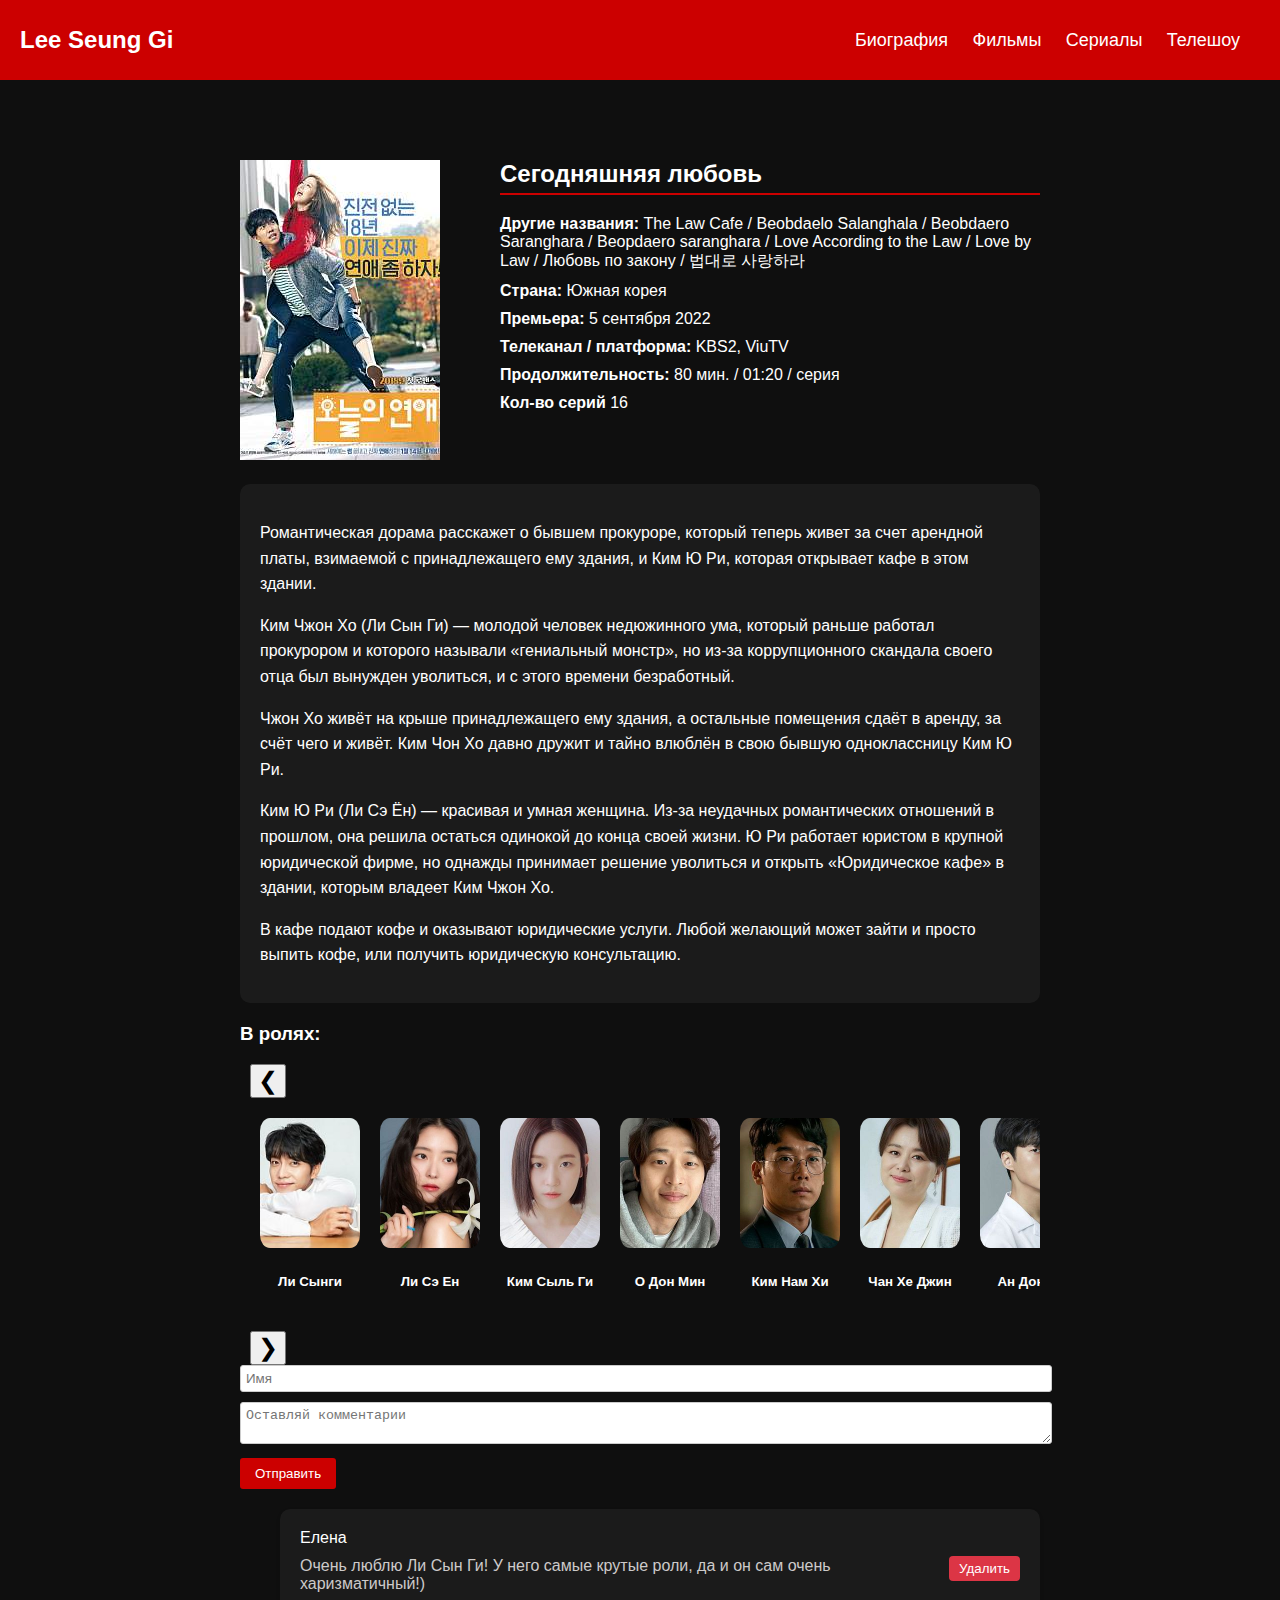
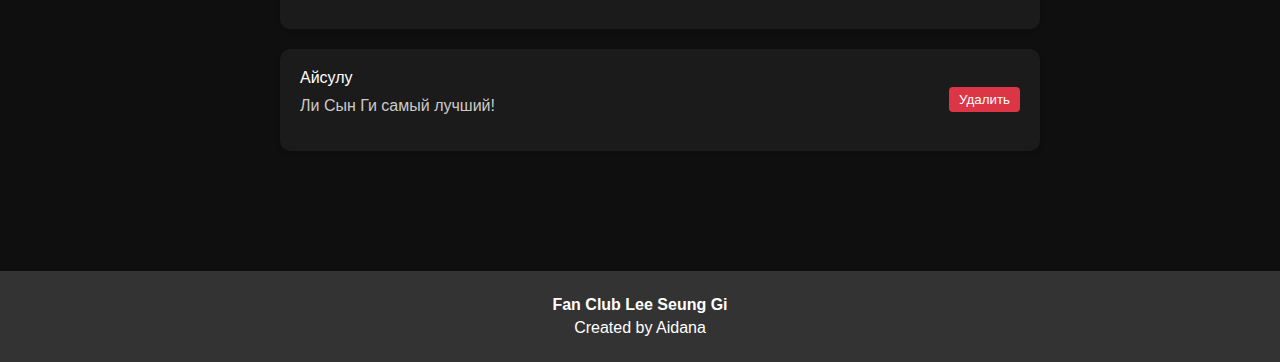
<file: movie2.html>
<!DOCTYPE html>
<html lang="en">
<head>
    <meta charset="UTF-8">
    <meta name="viewport" content="width=device-width, initial-scale=1.0">
    <link rel="stylesheet" href="css/dorama.css">
    <link rel="stylesheet" href="css/style.css">
    <title>Document</title>
</head>
<body>

    <header>
        <div class="logo">
            <h1>Lee Seung Gi</h1>
        </div>
        <nav>
            <ul>
                <li><a href="index.html">Биография</a></li>
                <li><a href="movies.html">Фильмы</a></li>
                <li><a href="series.html">Сериалы</a></li>
                <li><a href="shows.html">Телешоу</a></li>
            </ul>
        </nav>
    </header>


    <div class="container">
        <section class="series">
            <div class="series-image">
                <img src="img/todays_love_654.jpg" alt="Ли Сын Ги (Lee Seung Ki)">
            </div>
            <div class="series-info">
                <h2>Сегодняшняя любовь</h2>
                <ul>
                    <li><strong>Другие названия:</strong> The Law Cafe / Beobdaelo Salanghala / Beobdaero Saranghara / Beopdaero saranghara / Love According to the Law / Love by Law / Любовь по закону / 법대로 사랑하라</li>
                    <li><strong>Страна:</strong> Южная корея</li>
                    <li><strong>Премьера:</strong> 5 сентября 2022</li>
                    <li><strong>Телеканал / платформа:</strong> KBS2, ViuTV</li> 
                    <li><strong>Продолжительность:</strong> 80 мин. / 01:20 / серия</li>
                    <li><strong>Кол-во серий</strong> 16</li>
                </ul>
            </div>
        </section>

        <div class="text-container">
            <p>Романтическая дорама расскажет о бывшем прокуроре, который теперь живет за счет арендной платы, взимаемой с принадлежащего ему здания, и Ким Ю Ри, которая открывает кафе в этом здании.</p>
            <p>Ким Чжон Хо (Ли Сын Ги) — молодой человек недюжинного ума, который раньше работал прокурором и которого называли «гениальный монстр», но из-за коррупционного скандала своего отца был вынужден уволиться, и с этого времени безработный.</p>
            <p>Чжон Хо живёт на крыше принадлежащего ему здания, а остальные помещения сдаёт в аренду, за счёт чего и живёт. Ким Чон Хо давно дружит и тайно влюблён в свою бывшую одноклассницу Ким Ю Ри.</p>
            <p>Ким Ю Ри (Ли Сэ Ён) — красивая и умная женщина. Из-за неудачных романтических отношений в прошлом, она решила остаться одинокой до конца своей жизни. Ю Ри работает юристом в крупной юридической фирме, но однажды принимает решение уволиться и открыть «Юридическое кафе» в здании, которым владеет Ким Чжон Хо.</p>
            <p>В кафе подают кофе и оказывают юридические услуги. Любой желающий может зайти и просто выпить кофе, или получить юридическую консультацию.</p>
        </div>

        <h3>В ролях:</h3>

        <button class="scroll-btn" id="prev-btn">&#10094;</button>
        <div class="actor-container">
            <div class="actor">
                <img src="img/lee_seung_ki_foto1.jpg" alt="Actor 1">
                <h5>Ли Сынги</h5>
            </div>
            <div class="actor">
                <img src="img/lee_se_young_541127.jpg" alt="Actor 2">
                <h5>Ли Сэ Ен</h5>
            </div>

            <div class="actor">
                <img src="img/kim_seul_gi_222121.jpg" alt="Actor 2">
                <h5>Ким Сыль Ги</h5>
            </div>
            <div class="actor">
                <img src="img/oh_dong_min_1986_866779.jpg" alt="Actor 2">
                <h5>О Дон Мин</h5>
            </div>
            <div class="actor">
                <img src="img/kim_nam_hee_1986_660523.jpg" alt="Actor 2">
                <h5>Ким Нам Хи</h5>
            </div>
            <div class="actor">
                <img src="img/jang_hye_jin_1975_70260.jpg" alt="Actor 2">
                <h5>Чан Хе Джин</h5>
            </div>
            <div class="actor">
                <img src="img/ahn_dong_goo_1993_141663.jpg" alt="Actor 2">
                <h5>Ан Дон Гу</h5>
            </div>
            <div class="actor">
                <img src="img/kim_do_hoon_1998_750555.jpg" alt="Actor 2">
                <h5>Ким До Хун</h5>
            </div>
            <div class="actor">
                <img src="img/jo_han_chul_61385 (1).jpg" alt="Actor 2">
                <h5>Чо Хан Чхоль</h5>
            </div>
    </div>
    <button class="scroll-btn" id="next-btn">&#10095;</button>


    <form id="commentForm">
        <input type="text" id="name" name="name" placeholder="Имя"><br>
        <textarea id="comment" name="comment" placeholder="Оставляй комментарии"></textarea><br>
        <button type="submit">Отправить</button>
    </form>
    <div class="comment-block">
        <ul id="commentsList">
            <li class="comment">
                <div class="comment-content">
                    Елена
                    <p>Очень люблю Ли Сын Ги! У него самые крутые роли, да и он сам очень харизматичный!)</p>
                </div>
                <button class="delete-btn">Удалить</button>
            </li>

            <li class="comment">
                <div class="comment-content">
                    Айсулу
                    <p>Ли Сын Ги самый лучший!</p>
                </div>
                <button class="delete-btn">Удалить</button>
            </li>
        </ul>
    </div>
    </div>

    <script src="js/main.js"></script>


    <footer>
        <p>Fan Club Lee Seung Gi</p>
        <p>Created by Aidana</p>
    </footer>
</body>
</html>
</file>
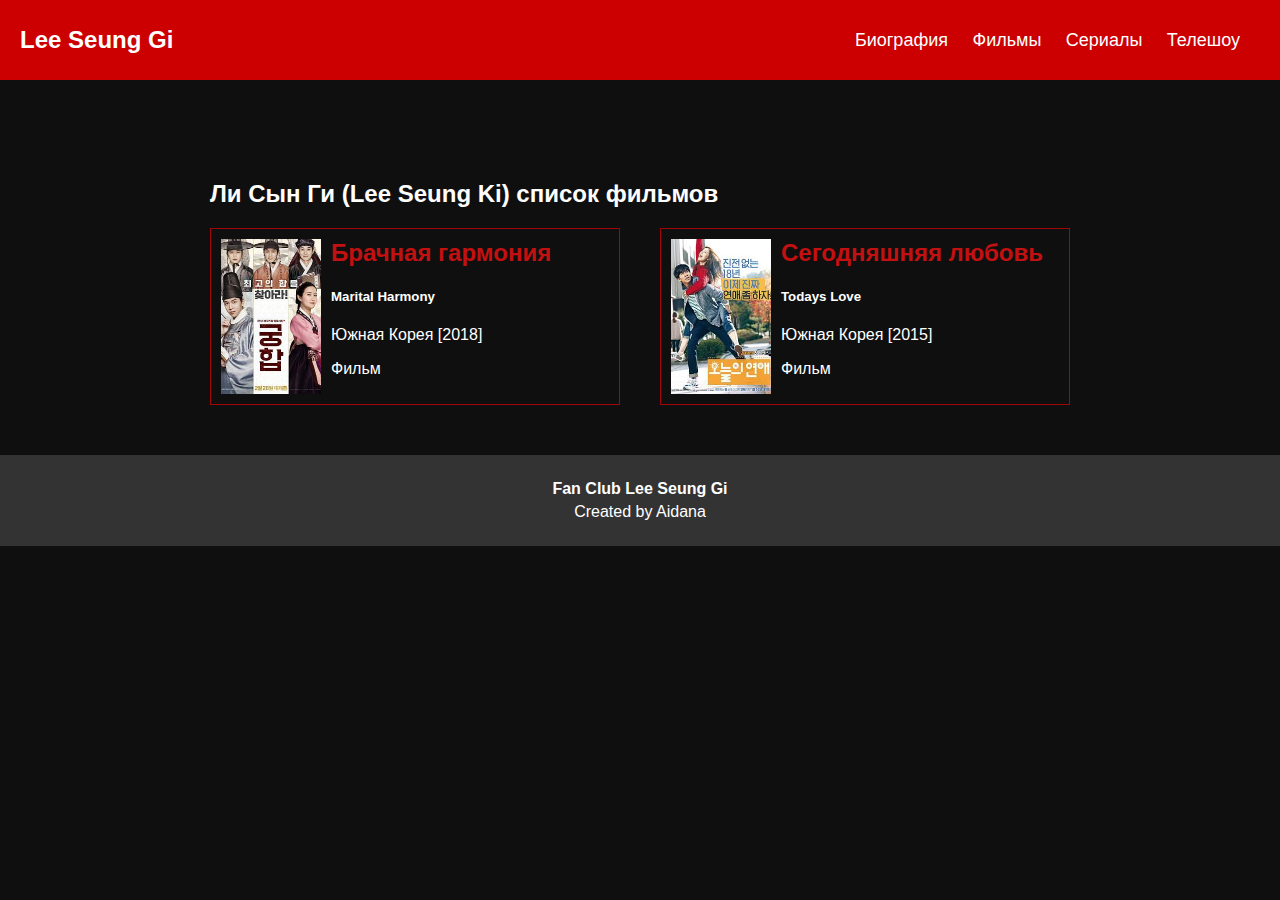
<file: movies.html>
<!DOCTYPE html>
<html lang="en">
<head>
    <meta charset="UTF-8">
    <meta name="viewport" content="width=device-width, initial-scale=1.0">
    <link rel="stylesheet" href="css/movies.css">
    <link rel="stylesheet" href="css/style.css">
    <title>Document</title>
</head>
<body>
    <header>
        <div class="logo">
            <h1>Lee Seung Gi</h1>
        </div>
        <nav>
            <ul>
                <li><a href="index.html">Биография</a></li>
                <li><a href="movies.html">Фильмы</a></li>
                <li><a href="series.html">Сериалы</a></li>
                <li><a href="shows.html">Телешоу</a></li>
            </ul>
        </nav>
    </header>
    <div class="container">
        <h2>Ли Сын Ги (Lee Seung Ki) список фильмов</h2>
        <div class="movie-container">
            <div class="movie">
                <img src="img/the_princess_and_the_matchmaker_first_461.jpg" alt="Movie 1">
                <div class="movie-info">
                    <a href="movie1.html"><h2>Брачная гармония</h2></a>
                    <h5>Marital Harmony</h5>
                    <p>Южная Корея [2018]</p>
                    <p>Фильм</p>
                </div>
            </div>
        </div>
        

        <div class="movie-container">
            <div class="movie">
                <img src="img/todays_love_654.jpg" alt="Movie 2">
                <div class="movie-info">
                    <a href="movie2.html"><h2>Сегодняшняя любовь</h2></a>
                    <h5>Todays Love</h5>
                    <p>Южная Корея [2015]</p>
                    <p>Фильм</p>
                </div>
            </div>
        </div>

        
    </div>

    <footer>
        <p>Fan Club Lee Seung Gi</p>
        <p>Created by Aidana</p>
    </footer>
    
</body>
</html>
</file>
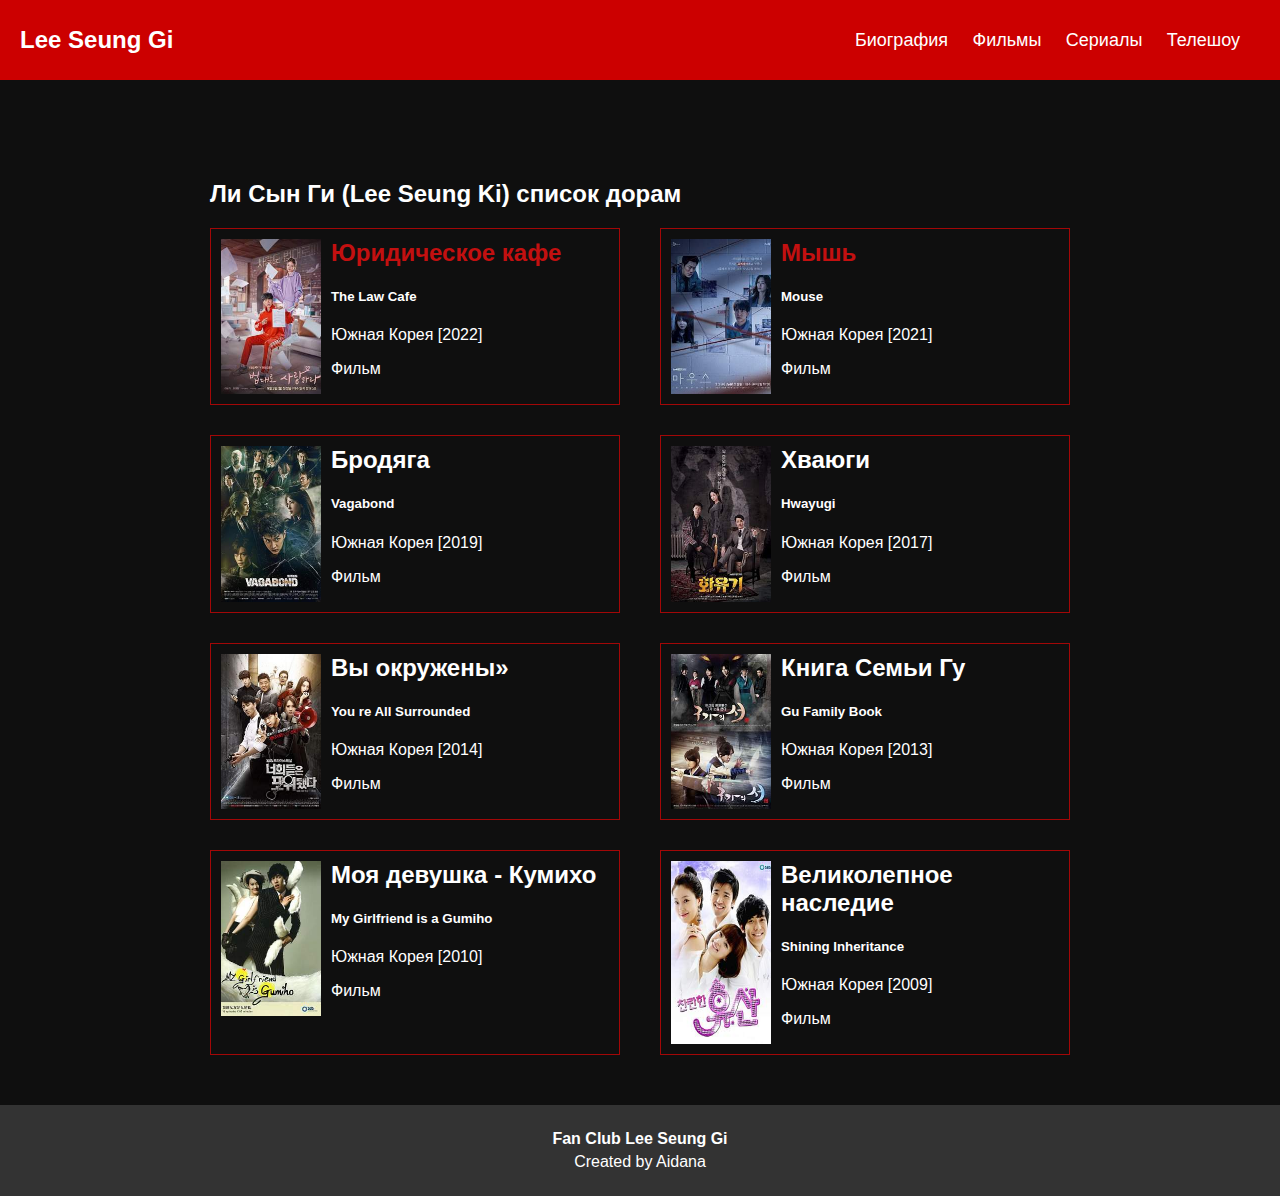
<file: series.html>
<!DOCTYPE html>
<html lang="en">
<head>
    <meta charset="UTF-8">
    <meta name="viewport" content="width=device-width, initial-scale=1.0">
    <link rel="stylesheet" href="css/movies.css">
    <link rel="stylesheet" href="css/style.css">
    <title>Document</title>
</head>
<body>
    <header>
        <div class="logo">
            <h1>Lee Seung Gi</h1>
        </div>
        <nav>
            <ul>
                <li><a href="index.html">Биография</a></li>
                <li><a href="movies.html">Фильмы</a></li>
                <li><a href="series.html">Сериалы</a></li>
                <li><a href="shows.html">Телешоу</a></li>
            </ul>
        </nav>
    </header>
    <div class="container">
        <h2>Ли Сын Ги (Lee Seung Ki) список дорам</h2>
        <div class="movie-container">
            <div class="movie">
                <img src="img/yuridicheskoe_kafe_462632.jpg" alt="Movie 1">
                <div class="movie-info">
                    <a href="dorama1.html"><h2>Юридическое кафе</h2></a>
                    <h5>The Law Cafe</h5>
                    <p>Южная Корея [2022]</p>
                    <p>Фильм</p>
                </div>
            </div>
        </div>
        

        <div class="movie-container">
            <div class="movie">
                <img src="img/mysh_117456.jpg" alt="Movie 2">
                <div class="movie-info">
                    <a href="dorama2.html"><h2>Мышь</h2></a>
                    <h5>Mouse</h5>
                    <p>Южная Корея [2021]</p>
                    <p>Фильм</p>
                </div>
            </div>
        </div>


        <div class="movie-container">
            <div class="movie">
                <img src="img/vagabond_388.jpg" alt="Movie 3">
                <div class="movie-info">
                    <h2>Бродяга</h2>
                    <h5>Vagabond</h5>
                    <p>Южная Корея [2019]</p>
                    <p>Фильм</p>
                </div>
            </div>
        </div>


        <div class="movie-container">
            <div class="movie">
                <img src="img/hwayugi_198.jpg" alt="Movie 4">
                <div class="movie-info">
                    <h2>Хваюги</h2>
                    <h5>Hwayugi</h5>
                    <p>Южная Корея [2017]</p>
                    <p>Фильм</p>
                </div>
            </div>
        </div>


        <div class="movie-container">
            <div class="movie">
                <img src="img/you_re_all_surrounded_529.jpg" alt="Movie 5">
                <div class="movie-info">
                    <h2>Вы окружены»</h2>
                    <h5>You re All Surrounded</h5>
                    <p>Южная Корея [2014]</p>
                    <p>Фильм</p>
                </div>
            </div>
        </div>


        <div class="movie-container">
            <div class="movie">
                <img src="img/gu_family_book_320.jpg" alt="Movie 6">
                <div class="movie-info">
                    <h2>Книга Семьи Гу</h2>
                    <h5>Gu Family Book</h5>
                    <p>Южная Корея [2013]</p>
                    <p>Фильм</p>
                </div>
            </div>
        </div>


        <div class="movie-container">
            <div class="movie">
                <img src="img/my_girlfriend_is_a_gumiho_622.jpg" alt="Movie 6">
                <div class="movie-info">
                    <h2>Моя девушка - Кумихо</h2>
                    <h5>My Girlfriend is a Gumiho</h5>
                    <p>Южная Корея [2010]</p>
                    <p>Фильм</p>
                </div>
            </div>
        </div>


        <div class="movie-container">
            <div class="movie">
                <img src="img/velikolepnoe_nasledie_911593.jpg" alt="Movie 6">
                <div class="movie-info">
                    <h2>Великолепное наследие</h2>
                    <h5>Shining Inheritance</h5>
                    <p>Южная Корея [2009]</p>
                    <p>Фильм</p>
                </div>
            </div>
        </div>
        
    </div>

    <footer>
        <p>Fan Club Lee Seung Gi</p>
        <p>Created by Aidana</p>
    </footer>
    
</body>
</html>
</file>
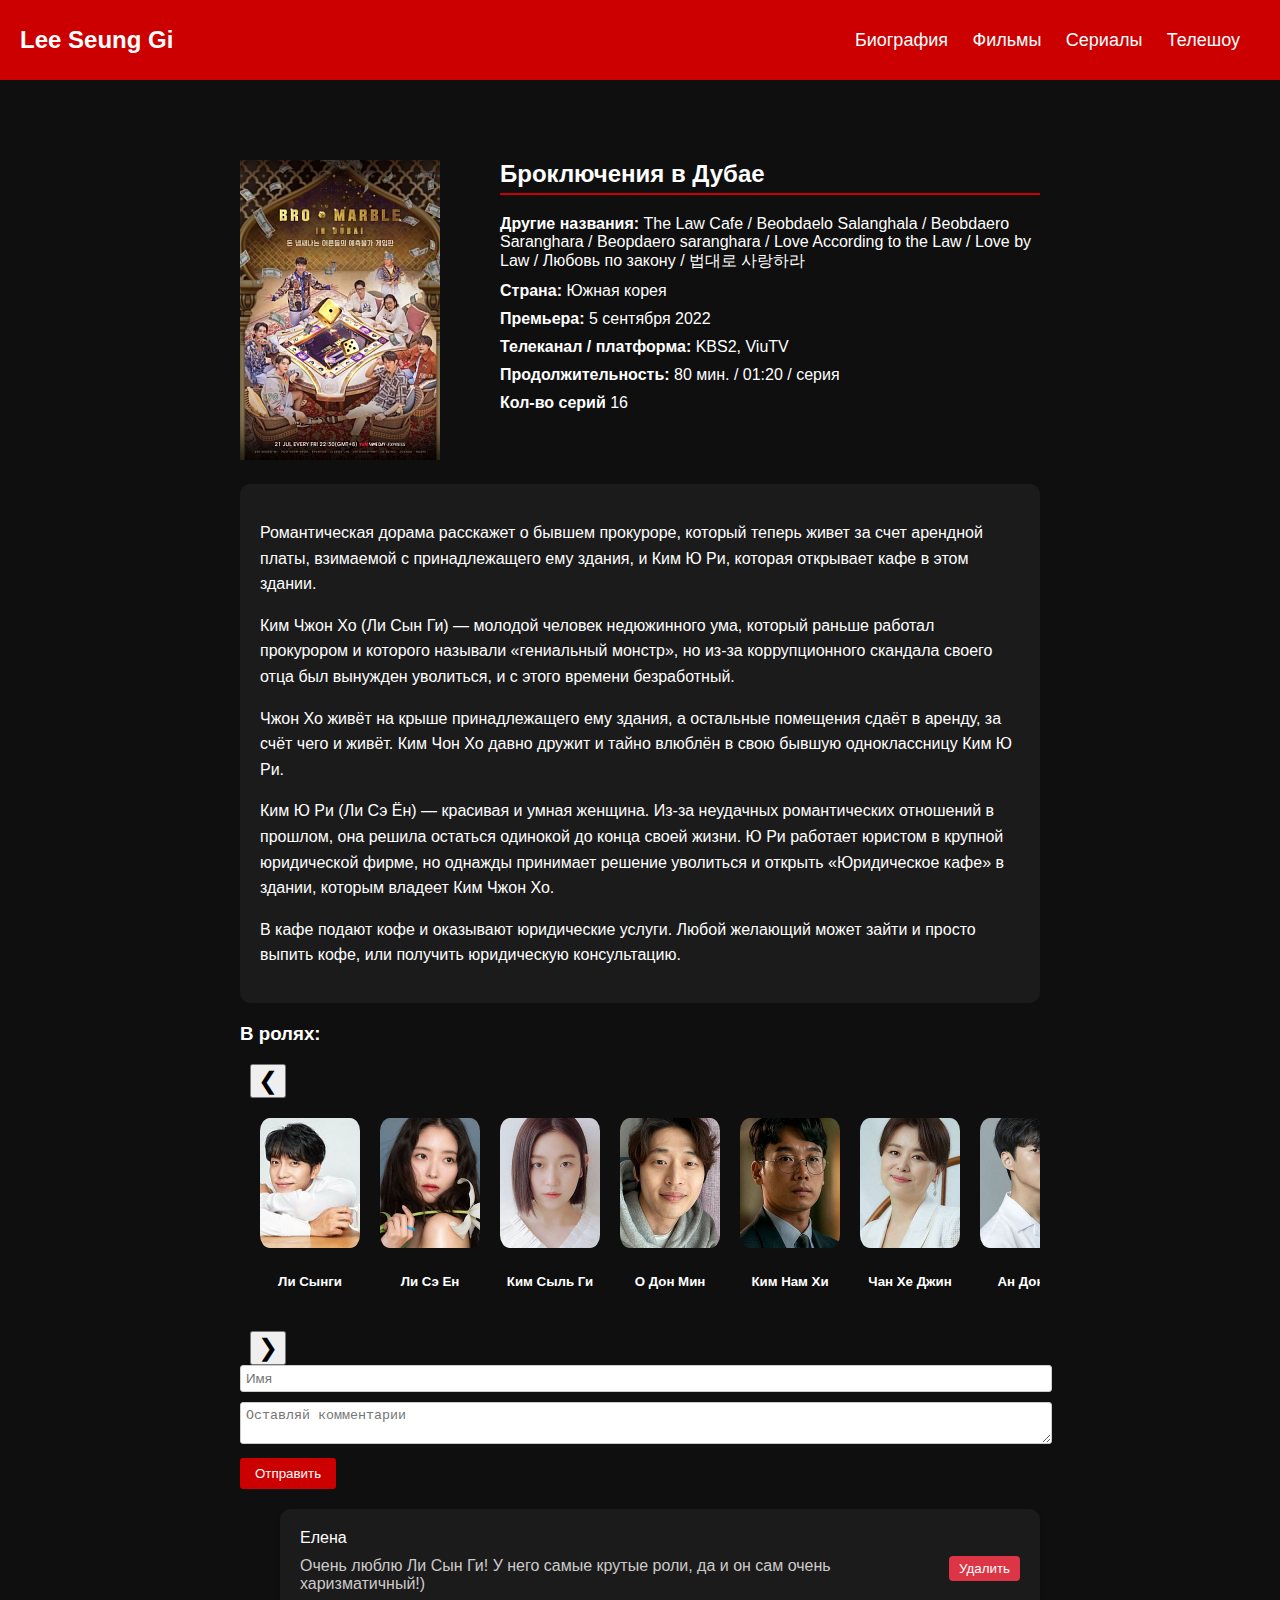
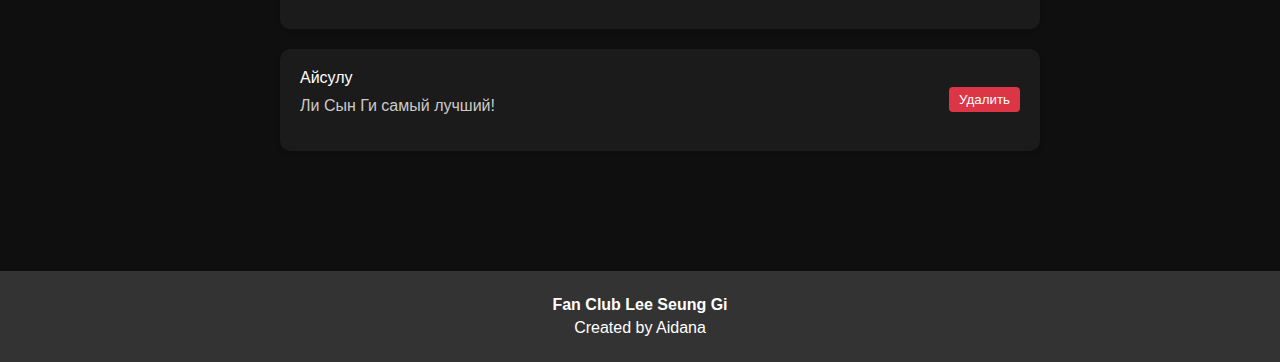
<file: show1.html>
<!DOCTYPE html>
<html lang="en">
<head>
    <meta charset="UTF-8">
    <meta name="viewport" content="width=device-width, initial-scale=1.0">
    <link rel="stylesheet" href="css/dorama.css">
    <link rel="stylesheet" href="css/style.css">
    <title>Document</title>
</head>
<body>

    <header>
        <div class="logo">
            <h1>Lee Seung Gi</h1>
        </div>
        <nav>
            <ul>
                <li><a href="index.html">Биография</a></li>
                <li><a href="movies.html">Фильмы</a></li>
                <li><a href="series.html">Сериалы</a></li>
                <li><a href="shows.html">Телешоу</a></li>
            </ul>
        </nav>
    </header>


    <div class="container">
        <section class="series">
            <div class="series-image">
                <img src="img/broklyucheniya_v_dubae_770703.jpg" alt="Ли Сын Ги (Lee Seung Ki)">
            </div>
            <div class="series-info">
                <h2>Броключения в Дубае</h2>
                <ul>
                    <li><strong>Другие названия:</strong> The Law Cafe / Beobdaelo Salanghala / Beobdaero Saranghara / Beopdaero saranghara / Love According to the Law / Love by Law / Любовь по закону / 법대로 사랑하라</li>
                    <li><strong>Страна:</strong> Южная корея</li>
                    <li><strong>Премьера:</strong> 5 сентября 2022</li>
                    <li><strong>Телеканал / платформа:</strong> KBS2, ViuTV</li> 
                    <li><strong>Продолжительность:</strong> 80 мин. / 01:20 / серия</li>
                    <li><strong>Кол-во серий</strong> 16</li>
                </ul>
            </div>
        </section>

        <div class="text-container">
            <p>Романтическая дорама расскажет о бывшем прокуроре, который теперь живет за счет арендной платы, взимаемой с принадлежащего ему здания, и Ким Ю Ри, которая открывает кафе в этом здании.</p>
            <p>Ким Чжон Хо (Ли Сын Ги) — молодой человек недюжинного ума, который раньше работал прокурором и которого называли «гениальный монстр», но из-за коррупционного скандала своего отца был вынужден уволиться, и с этого времени безработный.</p>
            <p>Чжон Хо живёт на крыше принадлежащего ему здания, а остальные помещения сдаёт в аренду, за счёт чего и живёт. Ким Чон Хо давно дружит и тайно влюблён в свою бывшую одноклассницу Ким Ю Ри.</p>
            <p>Ким Ю Ри (Ли Сэ Ён) — красивая и умная женщина. Из-за неудачных романтических отношений в прошлом, она решила остаться одинокой до конца своей жизни. Ю Ри работает юристом в крупной юридической фирме, но однажды принимает решение уволиться и открыть «Юридическое кафе» в здании, которым владеет Ким Чжон Хо.</p>
            <p>В кафе подают кофе и оказывают юридические услуги. Любой желающий может зайти и просто выпить кофе, или получить юридическую консультацию.</p>
        </div>

        <h3>В ролях:</h3>

        <button class="scroll-btn" id="prev-btn">&#10094;</button>
        <div class="actor-container">
            <div class="actor">
                <img src="img/lee_seung_ki_foto1.jpg" alt="Actor 1">
                <h5>Ли Сынги</h5>
            </div>
            <div class="actor">
                <img src="img/lee_se_young_541127.jpg" alt="Actor 2">
                <h5>Ли Сэ Ен</h5>
            </div>

            <div class="actor">
                <img src="img/kim_seul_gi_222121.jpg" alt="Actor 2">
                <h5>Ким Сыль Ги</h5>
            </div>
            <div class="actor">
                <img src="img/oh_dong_min_1986_866779.jpg" alt="Actor 2">
                <h5>О Дон Мин</h5>
            </div>
            <div class="actor">
                <img src="img/kim_nam_hee_1986_660523.jpg" alt="Actor 2">
                <h5>Ким Нам Хи</h5>
            </div>
            <div class="actor">
                <img src="img/jang_hye_jin_1975_70260.jpg" alt="Actor 2">
                <h5>Чан Хе Джин</h5>
            </div>
            <div class="actor">
                <img src="img/ahn_dong_goo_1993_141663.jpg" alt="Actor 2">
                <h5>Ан Дон Гу</h5>
            </div>
            <div class="actor">
                <img src="img/kim_do_hoon_1998_750555.jpg" alt="Actor 2">
                <h5>Ким До Хун</h5>
            </div>
            <div class="actor">
                <img src="img/jo_han_chul_61385 (1).jpg" alt="Actor 2">
                <h5>Чо Хан Чхоль</h5>
            </div>
    </div>
    <button class="scroll-btn" id="next-btn">&#10095;</button>


    <form id="commentForm">
        <input type="text" id="name" name="name" placeholder="Имя"><br>
        <textarea id="comment" name="comment" placeholder="Оставляй комментарии"></textarea><br>
        <button type="submit">Отправить</button>
    </form>
    <div class="comment-block">
        <ul id="commentsList">
            <li class="comment">
                <div class="comment-content">
                    Елена
                    <p>Очень люблю Ли Сын Ги! У него самые крутые роли, да и он сам очень харизматичный!)</p>
                </div>
                <button class="delete-btn">Удалить</button>
            </li>

            <li class="comment">
                <div class="comment-content">
                    Айсулу
                    <p>Ли Сын Ги самый лучший!</p>
                </div>
                <button class="delete-btn">Удалить</button>
            </li>
        </ul>
    </div>
    </div>

    <script src="js/main.js"></script>


    <footer>
        <p>Fan Club Lee Seung Gi</p>
        <p>Created by Aidana</p>
    </footer>
</body>
</html>
</file>
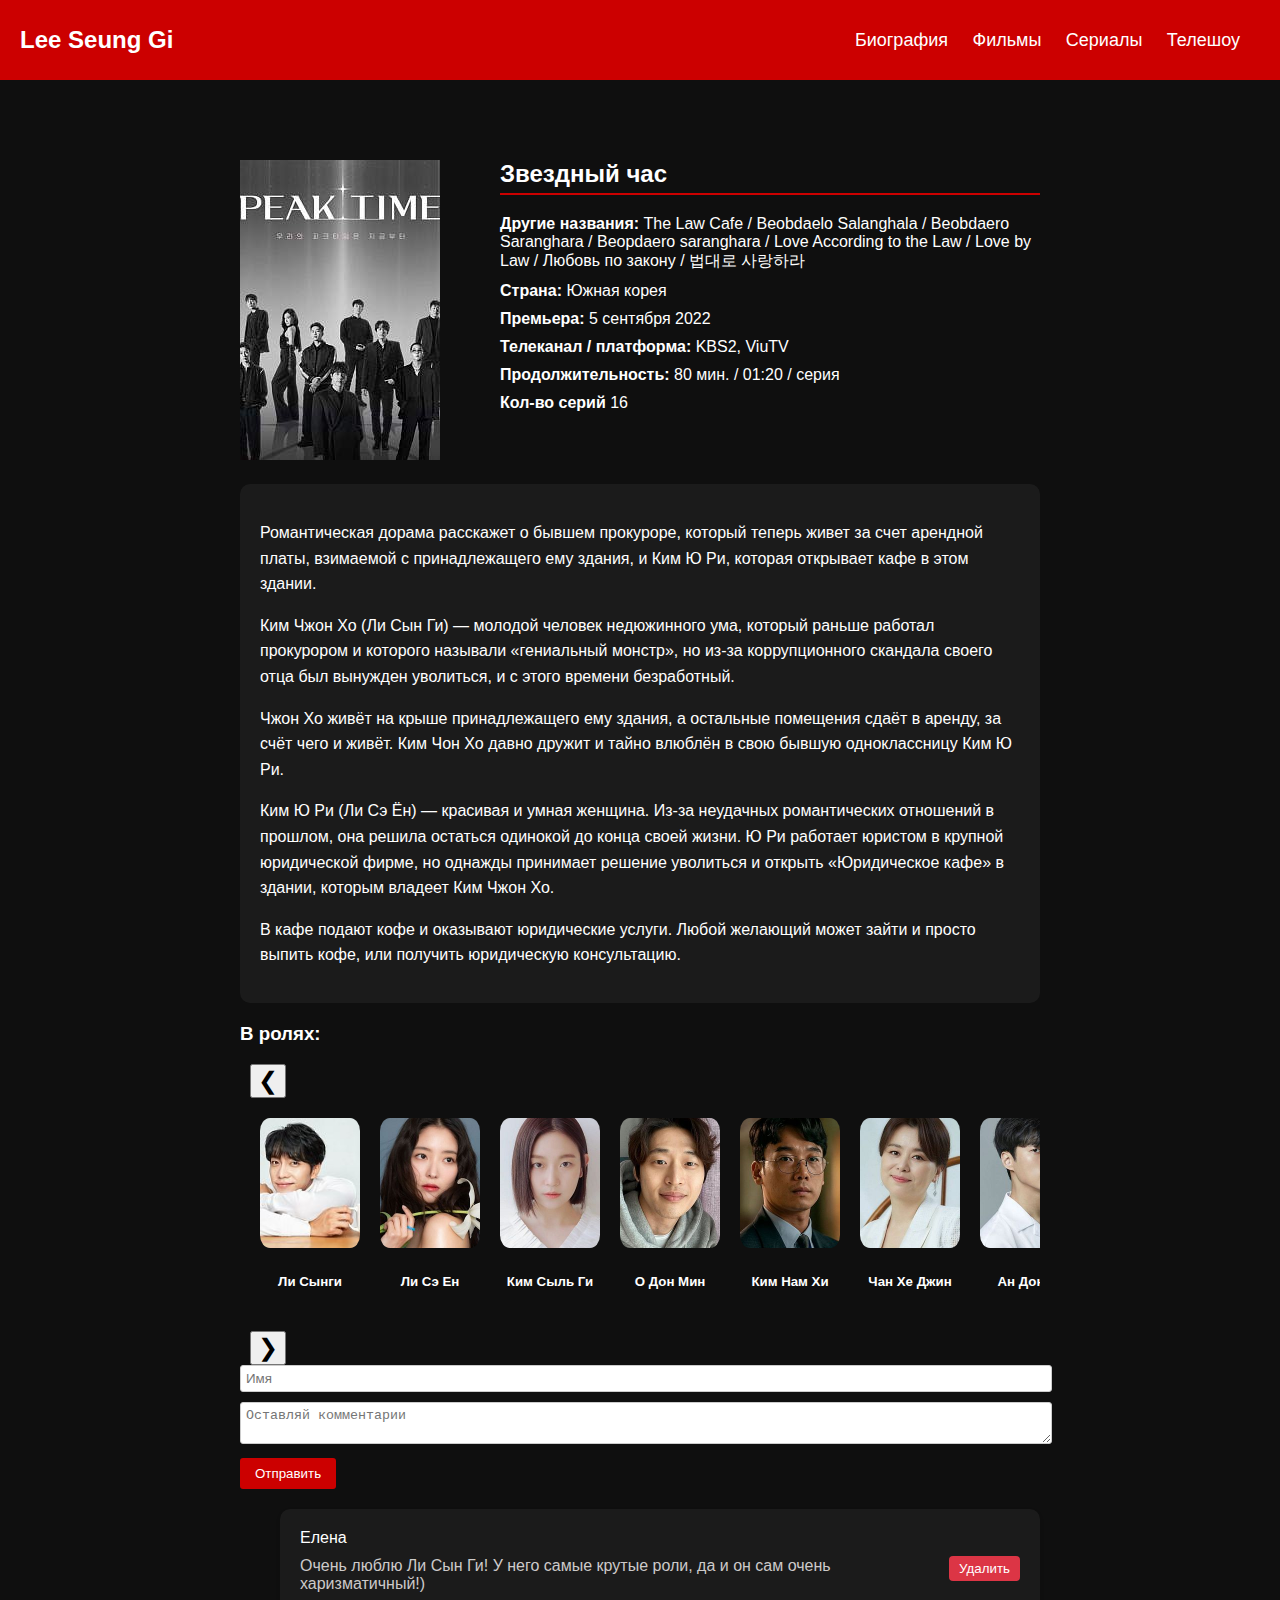
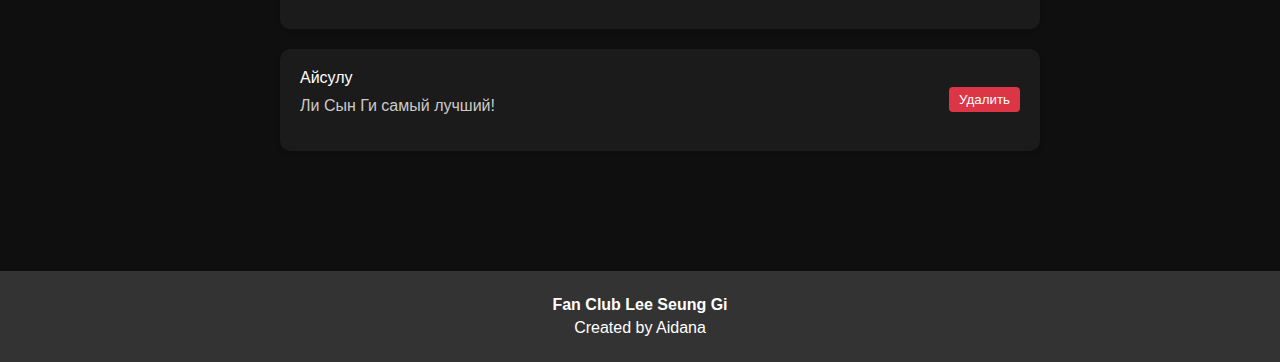
<file: show2.html>
<!DOCTYPE html>
<html lang="en">
<head>
    <meta charset="UTF-8">
    <meta name="viewport" content="width=device-width, initial-scale=1.0">
    <link rel="stylesheet" href="css/dorama.css">
    <link rel="stylesheet" href="css/style.css">
    <title>Document</title>
</head>
<body>

    <header>
        <div class="logo">
            <h1>Lee Seung Gi</h1>
        </div>
        <nav>
            <ul>
                <li><a href="index.html">Биография</a></li>
                <li><a href="movies.html">Фильмы</a></li>
                <li><a href="series.html">Сериалы</a></li>
                <li><a href="shows.html">Телешоу</a></li>
            </ul>
        </nav>
    </header>


    <div class="container">
        <section class="series">
            <div class="series-image">
                <img src="img/zvezdnyj_chas_141948.jpg" alt="Ли Сын Ги (Lee Seung Ki)">
            </div>
            <div class="series-info">
                <h2>Звездный час</h2>
                <ul>
                    <li><strong>Другие названия:</strong> The Law Cafe / Beobdaelo Salanghala / Beobdaero Saranghara / Beopdaero saranghara / Love According to the Law / Love by Law / Любовь по закону / 법대로 사랑하라</li>
                    <li><strong>Страна:</strong> Южная корея</li>
                    <li><strong>Премьера:</strong> 5 сентября 2022</li>
                    <li><strong>Телеканал / платформа:</strong> KBS2, ViuTV</li> 
                    <li><strong>Продолжительность:</strong> 80 мин. / 01:20 / серия</li>
                    <li><strong>Кол-во серий</strong> 16</li>
                </ul>
            </div>
        </section>

        <div class="text-container">
            <p>Романтическая дорама расскажет о бывшем прокуроре, который теперь живет за счет арендной платы, взимаемой с принадлежащего ему здания, и Ким Ю Ри, которая открывает кафе в этом здании.</p>
            <p>Ким Чжон Хо (Ли Сын Ги) — молодой человек недюжинного ума, который раньше работал прокурором и которого называли «гениальный монстр», но из-за коррупционного скандала своего отца был вынужден уволиться, и с этого времени безработный.</p>
            <p>Чжон Хо живёт на крыше принадлежащего ему здания, а остальные помещения сдаёт в аренду, за счёт чего и живёт. Ким Чон Хо давно дружит и тайно влюблён в свою бывшую одноклассницу Ким Ю Ри.</p>
            <p>Ким Ю Ри (Ли Сэ Ён) — красивая и умная женщина. Из-за неудачных романтических отношений в прошлом, она решила остаться одинокой до конца своей жизни. Ю Ри работает юристом в крупной юридической фирме, но однажды принимает решение уволиться и открыть «Юридическое кафе» в здании, которым владеет Ким Чжон Хо.</p>
            <p>В кафе подают кофе и оказывают юридические услуги. Любой желающий может зайти и просто выпить кофе, или получить юридическую консультацию.</p>
        </div>

        <h3>В ролях:</h3>

        <button class="scroll-btn" id="prev-btn">&#10094;</button>
        <div class="actor-container">
            <div class="actor">
                <img src="img/lee_seung_ki_foto1.jpg" alt="Actor 1">
                <h5>Ли Сынги</h5>
            </div>
            <div class="actor">
                <img src="img/lee_se_young_541127.jpg" alt="Actor 2">
                <h5>Ли Сэ Ен</h5>
            </div>

            <div class="actor">
                <img src="img/kim_seul_gi_222121.jpg" alt="Actor 2">
                <h5>Ким Сыль Ги</h5>
            </div>
            <div class="actor">
                <img src="img/oh_dong_min_1986_866779.jpg" alt="Actor 2">
                <h5>О Дон Мин</h5>
            </div>
            <div class="actor">
                <img src="img/kim_nam_hee_1986_660523.jpg" alt="Actor 2">
                <h5>Ким Нам Хи</h5>
            </div>
            <div class="actor">
                <img src="img/jang_hye_jin_1975_70260.jpg" alt="Actor 2">
                <h5>Чан Хе Джин</h5>
            </div>
            <div class="actor">
                <img src="img/ahn_dong_goo_1993_141663.jpg" alt="Actor 2">
                <h5>Ан Дон Гу</h5>
            </div>
            <div class="actor">
                <img src="img/kim_do_hoon_1998_750555.jpg" alt="Actor 2">
                <h5>Ким До Хун</h5>
            </div>
            <div class="actor">
                <img src="img/jo_han_chul_61385 (1).jpg" alt="Actor 2">
                <h5>Чо Хан Чхоль</h5>
            </div>
    </div>
    <button class="scroll-btn" id="next-btn">&#10095;</button>


    <form id="commentForm">
        <input type="text" id="name" name="name" placeholder="Имя"><br>
        <textarea id="comment" name="comment" placeholder="Оставляй комментарии"></textarea><br>
        <button type="submit">Отправить</button>
    </form>
    <div class="comment-block">
        <ul id="commentsList">
            <li class="comment">
                <div class="comment-content">
                    Елена
                    <p>Очень люблю Ли Сын Ги! У него самые крутые роли, да и он сам очень харизматичный!)</p>
                </div>
                <button class="delete-btn">Удалить</button>
            </li>

            <li class="comment">
                <div class="comment-content">
                    Айсулу
                    <p>Ли Сын Ги самый лучший!</p>
                </div>
                <button class="delete-btn">Удалить</button>
            </li>
        </ul>
    </div>
    </div>

    <script src="js/main.js"></script>


    <footer>
        <p>Fan Club Lee Seung Gi</p>
        <p>Created by Aidana</p>
    </footer>
</body>
</html>
</file>
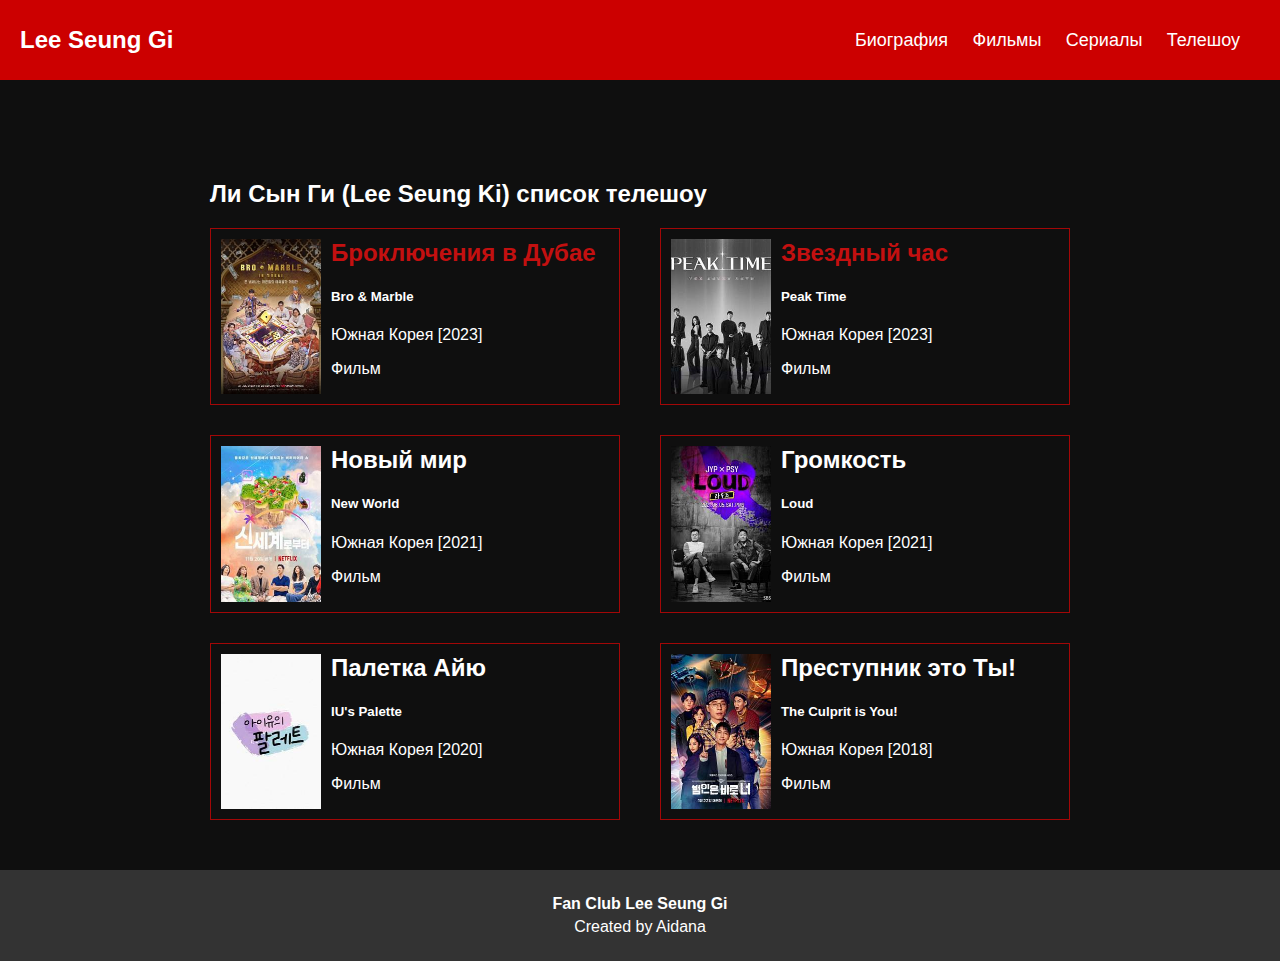
<file: shows.html>
<!DOCTYPE html>
<html lang="en">
<head>
    <meta charset="UTF-8">
    <meta name="viewport" content="width=device-width, initial-scale=1.0">
    <link rel="stylesheet" href="css/movies.css">
    <link rel="stylesheet" href="css/style.css">
    <title>Document</title>
</head>
<body>
    <header>
        <div class="logo">
            <h1>Lee Seung Gi</h1>
        </div>
        <nav>
            <ul>
                <li><a href="index.html">Биография</a></li>
                <li><a href="movies.html">Фильмы</a></li>
                <li><a href="series.html">Сериалы</a></li>
                <li><a href="shows.html">Телешоу</a></li>
            </ul>
        </nav>
    </header>
    <div class="container">
        <h2>Ли Сын Ги (Lee Seung Ki) список телешоу</h2>
        <div class="movie-container">
            <div class="movie">
                <img src="img/broklyucheniya_v_dubae_770703.jpg" alt="Movie 1">
                <div class="movie-info">
                    <a href="show1.html"><h2>Броключения в Дубае</h2></a>
                    <h5>Bro & Marble</h5>
                    <p>Южная Корея [2023]</p>
                    <p>Фильм</p>
                </div>
            </div>
        </div>
        

        <div class="movie-container">
            <div class="movie">
                <img src="img/zvezdnyj_chas_141948.jpg" alt="Movie 2">
                <div class="movie-info">
                    <a href="show2.html"><h2>Звездный час</h2></a>
                    <h5>Peak Time</h5>
                    <p>Южная Корея [2023]</p>
                    <p>Фильм</p>
                </div>
            </div>
        </div>


        <div class="movie-container">
            <div class="movie">
                <img src="img/novyj_mir_2021_754435.jpg" alt="Movie 3">
                <div class="movie-info">
                    <h2>Новый мир</h2>
                    <h5>New World</h5>
                    <p>Южная Корея [2021]</p>
                    <p>Фильм</p>
                </div>
            </div>
        </div>


        <div class="movie-container">
            <div class="movie">
                <img src="img/gromkost_38355.jpg" alt="Movie 4">
                <div class="movie-info">
                    <h2>Громкость</h2>
                    <h5>Loud</h5>
                    <p>Южная Корея [2021]</p>
                    <p>Фильм</p>
                </div>
            </div>
        </div>
        
        
        <div class="movie-container">
            <div class="movie">
                <img src="img/paletka_ajyu_662290.jpg" alt="Movie 4">
                <div class="movie-info">
                    <h2>Палетка Айю</h2>
                    <h5>IU's Palette</h5>
                    <p>Южная Корея [2020]</p>
                    <p>Фильм</p>
                </div>
            </div>
        </div>   


        <div class="movie-container">
            <div class="movie">
                <img src="img/prestupnik_eto_ty_3_591.jpg" alt="Movie 4">
                <div class="movie-info">
                    <h2>Преступник это Ты!</h2>
                    <h5>The Culprit is You!</h5>
                    <p>Южная Корея [2018]</p>
                    <p>Фильм</p>
                </div>
            </div>
        </div>   
    </div>

    <footer>
        <p>Fan Club Lee Seung Gi</p>
        <p>Created by Aidana</p>
    </footer>
    
</body>
</html>
</file>
<file: css/style.css>
body {
    font-family: 'Roboto', sans-serif;
    margin: 0;
    padding: 0;
    padding-top: 60px;
    background-color: #0f0f0f;
    color: #fff;
}

.container {
    width: 80%;
    margin: 0 auto;
}

header {
    background-color: #c00; 
    padding: 10px 0; 
    display: flex; 
    justify-content: space-between; 
    align-items: center; 
    position: fixed; 
    top: 0; 
    width: 100%; 
    z-index: 1000; 
}



.logo h1 {
    margin-left: 20px;
    font-size: 24px;
}

nav ul {
    list-style-type: none;
    margin-right: 20px;
}

nav ul li {
    display: inline;
    margin-right: 20px;
}

nav ul li a {
    text-decoration: none;
    color: #fff;
    font-size: 18px;
}

.profile {
    display: flex;
    margin-top: 100px;
}

.profile-image {
    flex: 1;
}

.profile-image img {
    width: 100%;
    height: auto;
}

.profile-info {
    flex: 2;
    padding-left: 20px;
}

.profile-info h2 {
    border-bottom: 2px solid #c00;
    padding-bottom: 5px;
    margin-bottom: 20px;
}

.profile-info ul {
    padding: 0;
    margin: 0;
    list-style: none;
}

.profile-info ul li {
    margin-bottom: 10px;
}

.social-links {
    padding: 0;
    margin: 0;
    list-style: none;
}

.social-links li {
    display: inline;
    margin-right: 10px;
}

.social-links li a {
    text-decoration: none;
    color: #c00;
    font-size: 16px;
}



#more-text {
    display: none;
}

#more-text2 {
    display: none;
}

.red-button {
    background-color: red;
    color: white;
}



.text-container {
    background-color: rgba(255, 255, 255, 0.05);
    padding: 20px;
    border-radius: 10px;
    margin-bottom: 20px;
}

.text-container p {
    margin-bottom: 15px;
    line-height: 1.6;
}

.text-container hr {
    border: none;
    border-top: 1px solid rgba(0, 0, 0, 0.3);
    margin: 20px 0;
}

.text-container br {
    display: block;
    content: "";
    margin-top: 20px; 
}


/* Стили для формы комментариев */
 #commentForm {
    margin-bottom: 20px;
}

#commentForm label {
    display: block;
    margin-bottom: 5px;
}

#commentForm input[type="text"],
#commentForm textarea {
    width: 100%;
    padding: 5px;
    margin-bottom: 10px;
    border: 1px solid #ccc;
    border-radius: 3px;
}

#commentForm button {
    background-color: #c00;
    color: #fff;
    padding: 8px 15px;
    border: none;
    border-radius: 3px;
    cursor: pointer;
}

#commentForm button:hover {
    background-color: #900;
}


.comments-container {
    max-width: 600px;
    margin: 0 auto;
}


.comment {
    box-shadow: 0 2px 4px rgba(0, 0, 0, 0.1);
    display: flex;
    justify-content: space-between;
    align-items: center;
    background-color: rgba(255, 255, 255, 0.05);
    padding: 20px;
    border-radius: 10px;
    margin-bottom: 20px;
}

.comment-content {
    flex: 1;
}

.comment strong {
    font-weight: bold;
}

.comment p {
    margin-top: 10px;
    color: #cdcaca;
}

.delete-btn {
    background-color: #dc3545;
    color: white;
    border: none;
    border-radius: 4px;
    padding: 5px 10px;
    cursor: pointer;
}

.delete-btn:hover {
    background-color: #c82333;
}


footer {
    background-color: #333;
    color: #fff;
    padding: 20px 0;
}

.footer-content {
    display: flex;
    justify-content: space-between;
    align-items: center;
}

footer {
    background-color: #333;
    color: #fff;
    padding: 20px;
    text-align: center;
}

footer p {
    margin: 5px 0;
}

footer p:first-child {
    font-weight: bold;
}
</file>
<file: css/dorama.css>
body {
    font-family: 'Roboto', sans-serif;
    margin: 0;
    padding: 0;
    background-color: #0f0f0f;
    color: #fff;
}

.container {
    width: 80%;
    margin: 0 auto;
}

header {
    background-color: #c00; 
    padding: 10px 0; 
    display: flex; 
    justify-content: space-between; 
    align-items: center; 
    position: fixed; 
    top: 0; 
    width: 100%; 
    z-index: 1000; 
}

.logo h1 {
    margin-left: 20px;
    font-size: 24px;
}

nav ul {
    list-style-type: none;
    margin-right: 20px;
}

nav ul li {
    display: inline;
    margin-right: 20px;
}

nav ul li a {
    text-decoration: none;
    color: #fff;
    font-size: 18px;
}


.container {
    max-width: 800px;
    margin: 0 auto;
    padding: 100px;
}

.series {
    display: flex;
    margin-bottom: 20px;
}

.series-image {
    flex: 0 0 30%;
    margin-right: 20px;
}

.series-image img {
    max-width: 100%;
    max-height: 500px; 
    width: auto;
    height: auto;
}

.series-info {
    flex: 1;
}

.series-info h2 {
    margin-top: 0;
    border-bottom: 2px solid #c00;
    padding-bottom: 5px;
    margin-bottom: 20px;
}

.series-info ul {
    list-style: none;
    padding: 0;
}

.series-info ul li {
    margin-bottom: 10px;
}



.actor-container {
    display: flex;
    scroll-behavior: smooth; 
    padding: 20px;
    overflow: hidden;
}

.actor {
    flex: 0 0 auto;
    margin-right: 20px;
    text-align: center;
}

.actor img {
    width: 100px;
    height: 130px;
    border-radius: 10%;
    object-fit: cover;
}

.scroll-btn {
    cursor: pointer;
    font-size: 24px;
    margin: 0 10px;
}
</file>
<file: css/movies.css>
body {
    font-family: 'Roboto', sans-serif;
    margin: 0;
    padding: 0;
    background-color: #0f0f0f;
    color: #fff;
}

.container {
    width: 100%;
    margin: 0 auto;
}

header {
    background-color: #c00; 
    padding: 10px 0; 
    display: flex; 
    justify-content: space-between; 
    align-items: center; 
    position: fixed; 
    top: 0; 
    width: 100%; 
    z-index: 1000; 
}

.logo h1 {
    margin-left: 20px;
    font-size: 24px;
}

nav ul {
    list-style-type: none;
    margin-right: 20px;
}

nav ul li {
    display: inline;
    margin-right: 20px;
}

nav ul li a {
    text-decoration: none;
    color: #fff;
    font-size: 18px;
}

h2 {
    display: flex;
    margin-top: 100px;
}



.container {
    max-width: 900px;
    margin: 0 auto; 
    padding: 20px;
    display: flex; 
    flex-wrap: wrap;
    justify-content: space-between; 
    box-sizing: border-box; 
}

.movie-container {
    width: calc(50% - 20px); 
    margin-bottom: 30px; 
    box-sizing: border-box; 
    border: 1px solid #a20707; 
}

.movie {
    display: flex; 
    padding: 10px; 
}

.movie img {
    width: 100px; 
    height: auto; 
    margin-right: 10px; 
}

.movie-info {
    flex-grow: 1; 
}
.movie-info h2 {
    margin-top: 0; 
    
}

a {
    text-decoration: none;
    color: #c31010;
    margin-top: 0;
}

a:hover {
    color: #c6c6c6; 
    text-decoration: none;
}
</file>
